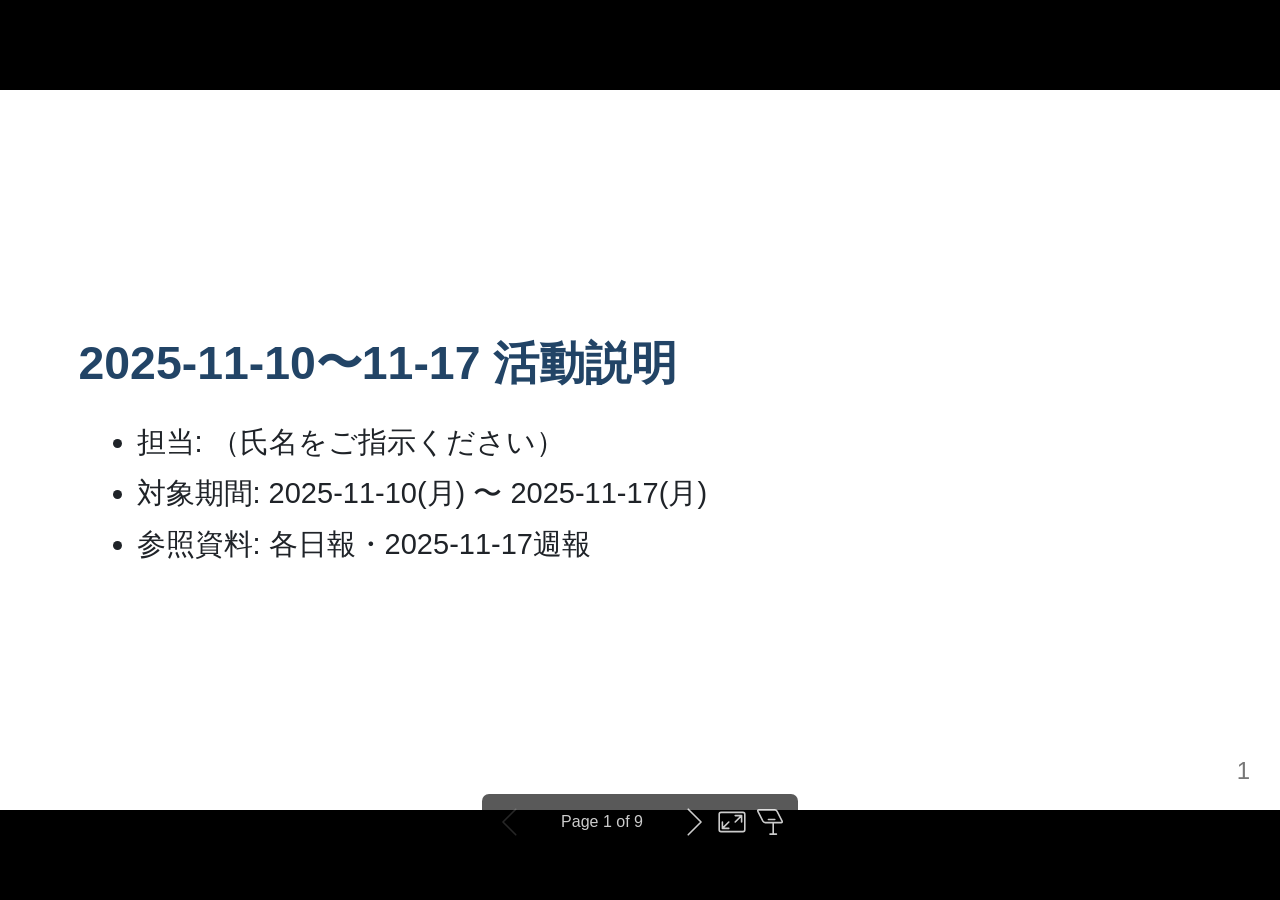
<file: docs/index.html>
<!DOCTYPE html><html lang="ja-JP"><head><title>2025-11-10〜11-17 活動説明資料</title><meta property="og:title" content="2025-11-10〜11-17 活動説明資料"><meta name="description" content="日報・週報をもとにした業務サマリ"><meta property="og:description" content="日報・週報をもとにした業務サマリ"><meta charset="UTF-8"><meta name="viewport" content="width=device-width,height=device-height,initial-scale=1.0"><meta name="apple-mobile-web-app-capable" content="yes"><meta http-equiv="X-UA-Compatible" content="ie=edge"><meta property="og:type" content="website"><meta name="twitter:card" content="summary"><style>@media screen{body[data-bespoke-view=""] .bespoke-marp-parent>.bespoke-marp-osc>button,body[data-bespoke-view=next] .bespoke-marp-parent>.bespoke-marp-osc>button,body[data-bespoke-view=presenter] .bespoke-marp-presenter-container .bespoke-marp-presenter-info-container button,body[data-bespoke-view=presenter] .bespoke-marp-presenter-container .bespoke-marp-presenter-note-container button{appearance:none;background-color:initial;border:0;color:inherit;cursor:pointer;font-size:inherit;opacity:.8;outline:none;padding:0;transition:opacity .2s linear;-webkit-tap-highlight-color:transparent}body[data-bespoke-view=""] .bespoke-marp-parent>.bespoke-marp-osc>button:disabled,body[data-bespoke-view=next] .bespoke-marp-parent>.bespoke-marp-osc>button:disabled,body[data-bespoke-view=presenter] .bespoke-marp-presenter-container .bespoke-marp-presenter-info-container button:disabled,body[data-bespoke-view=presenter] .bespoke-marp-presenter-container .bespoke-marp-presenter-note-container button:disabled{cursor:not-allowed;opacity:.15!important}body[data-bespoke-view=""] .bespoke-marp-parent>.bespoke-marp-osc>button:hover,body[data-bespoke-view=next] .bespoke-marp-parent>.bespoke-marp-osc>button:hover,body[data-bespoke-view=presenter] .bespoke-marp-presenter-container .bespoke-marp-presenter-info-container button:hover,body[data-bespoke-view=presenter] .bespoke-marp-presenter-container .bespoke-marp-presenter-note-container button:hover{opacity:1}body[data-bespoke-view=""] .bespoke-marp-parent>.bespoke-marp-osc>button:hover:active,body[data-bespoke-view=next] .bespoke-marp-parent>.bespoke-marp-osc>button:hover:active,body[data-bespoke-view=presenter] .bespoke-marp-presenter-container .bespoke-marp-presenter-info-container button:hover:active,body[data-bespoke-view=presenter] .bespoke-marp-presenter-container .bespoke-marp-presenter-note-container button:hover:active{opacity:.6}body[data-bespoke-view=""] .bespoke-marp-parent>.bespoke-marp-osc>button:hover:not(:disabled),body[data-bespoke-view=next] .bespoke-marp-parent>.bespoke-marp-osc>button:hover:not(:disabled),body[data-bespoke-view=presenter] .bespoke-marp-presenter-container .bespoke-marp-presenter-info-container button:hover:not(:disabled),body[data-bespoke-view=presenter] .bespoke-marp-presenter-container .bespoke-marp-presenter-note-container button:hover:not(:disabled){transition:none}body[data-bespoke-view=""] .bespoke-marp-parent>.bespoke-marp-osc>button[data-bespoke-marp-osc=prev],body[data-bespoke-view=next] .bespoke-marp-parent>.bespoke-marp-osc>button[data-bespoke-marp-osc=prev],body[data-bespoke-view=presenter] .bespoke-marp-presenter-container .bespoke-marp-presenter-info-container button.bespoke-marp-presenter-info-page-prev{background:#0000 url("[data-uri]") no-repeat 50%;background-size:contain;overflow:hidden;text-indent:100%;white-space:nowrap}body[data-bespoke-view=""] .bespoke-marp-parent>.bespoke-marp-osc>button[data-bespoke-marp-osc=next],body[data-bespoke-view=next] .bespoke-marp-parent>.bespoke-marp-osc>button[data-bespoke-marp-osc=next],body[data-bespoke-view=presenter] .bespoke-marp-presenter-container .bespoke-marp-presenter-info-container button.bespoke-marp-presenter-info-page-next{background:#0000 url("[data-uri]") no-repeat 50%;background-size:contain;overflow:hidden;text-indent:100%;white-space:nowrap}body[data-bespoke-view=""] .bespoke-marp-parent>.bespoke-marp-osc>button[data-bespoke-marp-osc=fullscreen],body[data-bespoke-view=next] .bespoke-marp-parent>.bespoke-marp-osc>button[data-bespoke-marp-osc=fullscreen]{background:#0000 url("[data-uri]") no-repeat 50%;background-size:contain;overflow:hidden;text-indent:100%;white-space:nowrap}body[data-bespoke-view=""] .bespoke-marp-parent>.bespoke-marp-osc>button.exit[data-bespoke-marp-osc=fullscreen],body[data-bespoke-view=next] .bespoke-marp-parent>.bespoke-marp-osc>button.exit[data-bespoke-marp-osc=fullscreen]{background-image:url("[data-uri]")}body[data-bespoke-view=""] .bespoke-marp-parent>.bespoke-marp-osc>button[data-bespoke-marp-osc=presenter],body[data-bespoke-view=next] .bespoke-marp-parent>.bespoke-marp-osc>button[data-bespoke-marp-osc=presenter]{background:#0000 url("[data-uri]") no-repeat 50%;background-size:contain;overflow:hidden;text-indent:100%;white-space:nowrap}body[data-bespoke-view=presenter] .bespoke-marp-presenter-container .bespoke-marp-presenter-note-container button.bespoke-marp-presenter-note-bigger{background:#0000 url("[data-uri]") no-repeat 50%;background-size:contain;overflow:hidden;text-indent:100%;white-space:nowrap}body[data-bespoke-view=presenter] .bespoke-marp-presenter-container .bespoke-marp-presenter-note-container button.bespoke-marp-presenter-note-smaller{background:#0000 url("[data-uri]") no-repeat 50%;background-size:contain;overflow:hidden;text-indent:100%;white-space:nowrap}}@keyframes __bespoke_marp_transition_reduced_outgoing__{0%{opacity:1}to{opacity:0}}@keyframes __bespoke_marp_transition_reduced_incoming__{0%{mix-blend-mode:plus-lighter;opacity:0}to{mix-blend-mode:plus-lighter;opacity:1}}.bespoke-marp-note,.bespoke-marp-osc,.bespoke-progress-parent{display:none;transition:none}@media screen{::view-transition-group(*){animation-duration:var(--marp-bespoke-transition-animation-duration,.5s);animation-timing-function:ease}::view-transition-new(*),::view-transition-old(*){animation-delay:0s;animation-direction:var(--marp-bespoke-transition-animation-direction,normal);animation-duration:var(--marp-bespoke-transition-animation-duration,.5s);animation-fill-mode:both;animation-name:var(--marp-bespoke-transition-animation-name,var(--marp-bespoke-transition-animation-name-fallback,__bespoke_marp_transition_no_animation__));mix-blend-mode:normal}::view-transition-old(*){--marp-bespoke-transition-animation-name-fallback:__bespoke_marp_transition_reduced_outgoing__;animation-timing-function:ease}::view-transition-new(*){--marp-bespoke-transition-animation-name-fallback:__bespoke_marp_transition_reduced_incoming__;animation-timing-function:ease}::view-transition-new(root),::view-transition-old(root){animation-timing-function:linear}::view-transition-new(__bespoke_marp_transition_osc__),::view-transition-old(__bespoke_marp_transition_osc__){animation-duration:0s!important;animation-name:__bespoke_marp_transition_osc__!important}::view-transition-new(__bespoke_marp_transition_osc__){opacity:0!important}.bespoke-marp-transition-warming-up::view-transition-group(*),.bespoke-marp-transition-warming-up::view-transition-new(*),.bespoke-marp-transition-warming-up::view-transition-old(*){animation-play-state:paused!important}body,html{height:100%;margin:0}body{background:#000;overflow:hidden}svg.bespoke-marp-slide{content-visibility:hidden;opacity:0;pointer-events:none;z-index:-1}svg.bespoke-marp-slide:not(.bespoke-marp-active) *{view-transition-name:none!important}svg.bespoke-marp-slide.bespoke-marp-active{content-visibility:visible;opacity:1;pointer-events:auto;z-index:0}svg.bespoke-marp-slide.bespoke-marp-active.bespoke-marp-active-ready *{animation-name:__bespoke_marp__!important}@supports not (content-visibility:hidden){svg.bespoke-marp-slide[data-bespoke-marp-load=hideable]{display:none}svg.bespoke-marp-slide[data-bespoke-marp-load=hideable].bespoke-marp-active{display:block}}}@media screen and (prefers-reduced-motion:reduce){svg.bespoke-marp-slide *{view-transition-name:none!important}}@media screen{[data-bespoke-marp-fragment=inactive]{visibility:hidden}body[data-bespoke-view=""] .bespoke-marp-parent,body[data-bespoke-view=next] .bespoke-marp-parent{inset:0;position:absolute}body[data-bespoke-view=""] .bespoke-marp-parent>.bespoke-marp-osc,body[data-bespoke-view=next] .bespoke-marp-parent>.bespoke-marp-osc{background:#000000a6;border-radius:7px;bottom:50px;color:#fff;contain:paint;display:block;font-family:Helvetica,Arial,sans-serif;font-size:16px;left:50%;line-height:0;opacity:1;padding:12px;position:absolute;touch-action:manipulation;transform:translateX(-50%);transition:opacity .2s linear;-webkit-user-select:none;user-select:none;white-space:nowrap;will-change:transform;z-index:1;view-transition-name:__bespoke_marp_transition_osc__}body[data-bespoke-view=""] .bespoke-marp-parent>.bespoke-marp-osc>*,body[data-bespoke-view=next] .bespoke-marp-parent>.bespoke-marp-osc>*{margin-left:6px}body[data-bespoke-view=""] .bespoke-marp-parent>.bespoke-marp-osc>:first-child,body[data-bespoke-view=next] .bespoke-marp-parent>.bespoke-marp-osc>:first-child{margin-left:0}body[data-bespoke-view=""] .bespoke-marp-parent>.bespoke-marp-osc>span,body[data-bespoke-view=next] .bespoke-marp-parent>.bespoke-marp-osc>span{opacity:.8}body[data-bespoke-view=""] .bespoke-marp-parent>.bespoke-marp-osc>span[data-bespoke-marp-osc=page],body[data-bespoke-view=next] .bespoke-marp-parent>.bespoke-marp-osc>span[data-bespoke-marp-osc=page]{display:inline-block;min-width:140px;text-align:center}body[data-bespoke-view=""] .bespoke-marp-parent>.bespoke-marp-osc>button[data-bespoke-marp-osc=fullscreen],body[data-bespoke-view=""] .bespoke-marp-parent>.bespoke-marp-osc>button[data-bespoke-marp-osc=next],body[data-bespoke-view=""] .bespoke-marp-parent>.bespoke-marp-osc>button[data-bespoke-marp-osc=presenter],body[data-bespoke-view=""] .bespoke-marp-parent>.bespoke-marp-osc>button[data-bespoke-marp-osc=prev],body[data-bespoke-view=next] .bespoke-marp-parent>.bespoke-marp-osc>button[data-bespoke-marp-osc=fullscreen],body[data-bespoke-view=next] .bespoke-marp-parent>.bespoke-marp-osc>button[data-bespoke-marp-osc=next],body[data-bespoke-view=next] .bespoke-marp-parent>.bespoke-marp-osc>button[data-bespoke-marp-osc=presenter],body[data-bespoke-view=next] .bespoke-marp-parent>.bespoke-marp-osc>button[data-bespoke-marp-osc=prev]{height:32px;line-height:32px;width:32px}body[data-bespoke-view=""] .bespoke-marp-parent.bespoke-marp-inactive,body[data-bespoke-view=next] .bespoke-marp-parent.bespoke-marp-inactive{cursor:none}body[data-bespoke-view=""] .bespoke-marp-parent.bespoke-marp-inactive>.bespoke-marp-osc,body[data-bespoke-view=next] .bespoke-marp-parent.bespoke-marp-inactive>.bespoke-marp-osc{opacity:0;pointer-events:none}body[data-bespoke-view=""] svg.bespoke-marp-slide,body[data-bespoke-view=next] svg.bespoke-marp-slide{height:100%;left:0;position:absolute;top:0;width:100%}body[data-bespoke-view=""] .bespoke-progress-parent{background:#222;display:flex;height:5px;width:100%}body[data-bespoke-view=""] .bespoke-progress-parent+.bespoke-marp-parent{top:5px}body[data-bespoke-view=""] .bespoke-progress-parent .bespoke-progress-bar{background:#0288d1;flex:0 0 0;transition:flex-basis .2s cubic-bezier(0,1,1,1)}body[data-bespoke-view=next]{background:#0000}body[data-bespoke-view=presenter]{background:#161616}body[data-bespoke-view=presenter] .bespoke-marp-presenter-container{display:grid;font-family:Helvetica,Arial,sans-serif;grid-template:"current dragbar next" minmax(140px,1fr) "current dragbar note" 2fr "info    dragbar note" 3em;grid-template-columns:minmax(3px,var(--bespoke-marp-presenter-split-ratio,66%)) 0 minmax(3px,1fr);height:100%;left:0;position:absolute;top:0;width:100%}body[data-bespoke-view=presenter] .bespoke-marp-presenter-container .bespoke-marp-parent{grid-area:current;overflow:hidden;position:relative}body[data-bespoke-view=presenter] .bespoke-marp-presenter-container .bespoke-marp-parent svg.bespoke-marp-slide{height:calc(100% - 40px);left:20px;pointer-events:none;position:absolute;top:20px;-webkit-user-select:none;user-select:none;width:calc(100% - 40px)}body[data-bespoke-view=presenter] .bespoke-marp-presenter-container .bespoke-marp-parent svg.bespoke-marp-slide.bespoke-marp-active{filter:drop-shadow(0 3px 10px rgba(0,0,0,.5))}body[data-bespoke-view=presenter] .bespoke-marp-presenter-container .bespoke-marp-presenter-dragbar-container{background:#0288d1;cursor:col-resize;grid-area:dragbar;margin-left:-3px;opacity:0;position:relative;transition:opacity .4s linear .1s;width:6px;z-index:10}body[data-bespoke-view=presenter] .bespoke-marp-presenter-container .bespoke-marp-presenter-dragbar-container:hover{opacity:1}body[data-bespoke-view=presenter] .bespoke-marp-presenter-container .bespoke-marp-presenter-dragbar-container.active{opacity:1;transition-delay:0s}body[data-bespoke-view=presenter] .bespoke-marp-presenter-container .bespoke-marp-presenter-next-container{background:#222;cursor:pointer;display:none;grid-area:next;overflow:hidden;position:relative}body[data-bespoke-view=presenter] .bespoke-marp-presenter-container .bespoke-marp-presenter-next-container.active{display:block}body[data-bespoke-view=presenter] .bespoke-marp-presenter-container .bespoke-marp-presenter-next-container iframe.bespoke-marp-presenter-next{background:#0000;border:0;display:block;filter:drop-shadow(0 3px 10px rgba(0,0,0,.5));height:calc(100% - 40px);left:20px;pointer-events:none;position:absolute;top:20px;-webkit-user-select:none;user-select:none;width:calc(100% - 40px)}body[data-bespoke-view=presenter] .bespoke-marp-presenter-container .bespoke-marp-presenter-note-container{background:#222;color:#eee;grid-area:note;position:relative;z-index:1}body[data-bespoke-view=presenter] .bespoke-marp-presenter-container .bespoke-marp-presenter-note-container button{height:1.5em;line-height:1.5em;width:1.5em}body[data-bespoke-view=presenter] .bespoke-marp-presenter-container .bespoke-marp-presenter-note-container .bespoke-marp-presenter-note-wrapper{display:block;inset:0;position:absolute}body[data-bespoke-view=presenter] .bespoke-marp-presenter-container .bespoke-marp-presenter-note-container .bespoke-marp-presenter-note-buttons{background:#000000a6;border-radius:4px;bottom:0;display:flex;gap:4px;margin:12px;opacity:0;padding:6px;pointer-events:none;position:absolute;right:0;transition:opacity .2s linear}body[data-bespoke-view=presenter] .bespoke-marp-presenter-container .bespoke-marp-presenter-note-container .bespoke-marp-presenter-note-buttons:focus-within,body[data-bespoke-view=presenter] .bespoke-marp-presenter-container .bespoke-marp-presenter-note-container .bespoke-marp-presenter-note-wrapper:focus-within+.bespoke-marp-presenter-note-buttons,body[data-bespoke-view=presenter] .bespoke-marp-presenter-container .bespoke-marp-presenter-note-container:hover .bespoke-marp-presenter-note-buttons{opacity:1;pointer-events:auto}body[data-bespoke-view=presenter] .bespoke-marp-presenter-container .bespoke-marp-presenter-note-container .bespoke-marp-note{box-sizing:border-box;font-size:calc(1.1em*var(--bespoke-marp-note-font-scale, 1));height:calc(100% - 40px);margin:20px;overflow:auto;padding-right:3px;white-space:pre-wrap;width:calc(100% - 40px);word-wrap:break-word;scrollbar-color:#eeeeee80 #0000;scrollbar-width:thin}body[data-bespoke-view=presenter] .bespoke-marp-presenter-container .bespoke-marp-presenter-note-container .bespoke-marp-note::-webkit-scrollbar{width:6px}body[data-bespoke-view=presenter] .bespoke-marp-presenter-container .bespoke-marp-presenter-note-container .bespoke-marp-note::-webkit-scrollbar-track{background:#0000}body[data-bespoke-view=presenter] .bespoke-marp-presenter-container .bespoke-marp-presenter-note-container .bespoke-marp-note::-webkit-scrollbar-thumb{background:#eeeeee80;border-radius:6px}body[data-bespoke-view=presenter] .bespoke-marp-presenter-container .bespoke-marp-presenter-note-container .bespoke-marp-note:empty{pointer-events:none}body[data-bespoke-view=presenter] .bespoke-marp-presenter-container .bespoke-marp-presenter-note-container .bespoke-marp-note.active{display:block}body[data-bespoke-view=presenter] .bespoke-marp-presenter-container .bespoke-marp-presenter-note-container .bespoke-marp-note p:first-child{margin-top:0}body[data-bespoke-view=presenter] .bespoke-marp-presenter-container .bespoke-marp-presenter-note-container .bespoke-marp-note p:last-child{margin-bottom:0}body[data-bespoke-view=presenter] .bespoke-marp-presenter-container .bespoke-marp-presenter-info-container{align-items:center;box-sizing:border-box;color:#eee;display:flex;flex-wrap:nowrap;grid-area:info;justify-content:center;overflow:hidden;padding:0 10px}body[data-bespoke-view=presenter] .bespoke-marp-presenter-container .bespoke-marp-presenter-info-container .bespoke-marp-presenter-info-page,body[data-bespoke-view=presenter] .bespoke-marp-presenter-container .bespoke-marp-presenter-info-container .bespoke-marp-presenter-info-time,body[data-bespoke-view=presenter] .bespoke-marp-presenter-container .bespoke-marp-presenter-info-container .bespoke-marp-presenter-info-timer{box-sizing:border-box;display:block;padding:0 10px;white-space:nowrap;width:100%}body[data-bespoke-view=presenter] .bespoke-marp-presenter-container .bespoke-marp-presenter-info-container button{height:1.5em;line-height:1.5em;width:1.5em}body[data-bespoke-view=presenter] .bespoke-marp-presenter-container .bespoke-marp-presenter-info-container .bespoke-marp-presenter-info-page{order:2;text-align:center}body[data-bespoke-view=presenter] .bespoke-marp-presenter-container .bespoke-marp-presenter-info-container .bespoke-marp-presenter-info-page .bespoke-marp-presenter-info-page-text{display:inline-block;min-width:120px;text-align:center}body[data-bespoke-view=presenter] .bespoke-marp-presenter-container .bespoke-marp-presenter-info-container .bespoke-marp-presenter-info-time{color:#999;order:1;text-align:left}body[data-bespoke-view=presenter] .bespoke-marp-presenter-container .bespoke-marp-presenter-info-container .bespoke-marp-presenter-info-timer{color:#999;order:3;text-align:right}body[data-bespoke-view=presenter] .bespoke-marp-presenter-container .bespoke-marp-presenter-info-container .bespoke-marp-presenter-info-timer:hover{cursor:pointer}}@media print{.bespoke-marp-presenter-info-container,.bespoke-marp-presenter-next-container,.bespoke-marp-presenter-note-container{display:none}}</style><style>div#\:\$p > svg > foreignObject > section{width:1280px;height:720px;box-sizing:border-box;overflow:hidden;position:relative;scroll-snap-align:center center;-webkit-text-size-adjust:100%;text-size-adjust:100%}div#\:\$p > svg > foreignObject > section::after{bottom:0;content:attr(data-marpit-pagination);padding:inherit;pointer-events:none;position:absolute;right:0}div#\:\$p > svg > foreignObject > section:not([data-marpit-pagination])::after{display:none}div#\:\$p > svg > foreignObject > section :is(h1, marp-h1){font-size:2em;margin-block:0.67em}div#\:\$p > svg > foreignObject > section video::-webkit-media-controls{will-change:transform}@page {size:1280px 720px;margin:0}@media print{html, body{background-color:#fff;margin:0;page-break-inside:avoid;break-inside:avoid-page}div#\:\$p > svg > foreignObject > section{page-break-before:always;break-before:page}div#\:\$p > svg > foreignObject > section, div#\:\$p > svg > foreignObject > section *{-webkit-print-color-adjust:exact!important;animation-delay:0s!important;animation-duration:0s!important;color-adjust:exact!important;print-color-adjust:exact!important;transition:none!important}div#\:\$p > svg[data-marpit-svg]{display:block;height:100vh;width:100vw}}div#\:\$p > svg > foreignObject > :where(section){container-type:size}div#\:\$p > svg > foreignObject > section img[data-marp-twemoji]{background:transparent;height:1em;margin:0 .05em 0 .1em;vertical-align:-.1em;width:1em}div#\:\$p > svg > foreignObject > section{--focus-outlineColor:light-dark(#0969da, #1f6feb);--fgColor-default:light-dark(#1f2328, #f0f6fc);--fgColor-muted:light-dark(#59636e, #9198a1);--fgColor-accent:light-dark(#0969da, #4493f8);--fgColor-success:light-dark(#1a7f37, #3fb950);--fgColor-attention:light-dark(#9a6700, #d29922);--fgColor-danger:light-dark(#d1242f, #f85149);--fgColor-done:light-dark(#8250df, #ab7df8);--bgColor-default:light-dark(#fff, #0d1117);--bgColor-muted:light-dark(#f6f8fa, #151b23);--bgColor-neutral-muted:light-dark(#818b981f, #656c7633);--bgColor-attention-muted:light-dark(#fff8c5, #bb800926);--borderColor-default:light-dark(#d1d9e0, #3d444d);--borderColor-muted:light-dark(#d1d9e0b3, #3d444db3);--borderColor-neutral-muted:light-dark(#d1d9e0b3, #3d444db3);--borderColor-accent-emphasis:light-dark(#0969da, #1f6feb);--borderColor-success-emphasis:light-dark(#1a7f37, #238636);--borderColor-attention-emphasis:light-dark(#9a6700, #9e6a03);--borderColor-danger-emphasis:light-dark(#cf222e, #da3633);--borderColor-done-emphasis:light-dark(#8250df, #8957e5);--color-prettylights-syntax-comment:light-dark(#59636e, #9198a1);--color-prettylights-syntax-constant:light-dark(#0550ae, #79c0ff);--color-prettylights-syntax-constant-other-reference-link:light-dark(#0a3069, #a5d6ff);--color-prettylights-syntax-entity:light-dark(#6639ba, #d2a8ff);--color-prettylights-syntax-storage-modifier-import:light-dark(#1f2328, #f0f6fc);--color-prettylights-syntax-entity-tag:light-dark(#0550ae, #7ee787);--color-prettylights-syntax-keyword:light-dark(#cf222e, #ff7b72);--color-prettylights-syntax-string:light-dark(#0a3069, #a5d6ff);--color-prettylights-syntax-variable:light-dark(#953800, #ffa657);--color-prettylights-syntax-brackethighlighter-unmatched:light-dark(#82071e, #f85149);--color-prettylights-syntax-brackethighlighter-angle:light-dark(#59636e, #9198a1);--color-prettylights-syntax-invalid-illegal-text:light-dark(#f6f8fa, #f0f6fc);--color-prettylights-syntax-invalid-illegal-bg:light-dark(#82071e, #8e1519);--color-prettylights-syntax-carriage-return-text:light-dark(#f6f8fa, #f0f6fc);--color-prettylights-syntax-carriage-return-bg:light-dark(#cf222e, #b62324);--color-prettylights-syntax-string-regexp:light-dark(#116329, #7ee787);--color-prettylights-syntax-markup-list:light-dark(#3b2300, #f2cc60);--color-prettylights-syntax-markup-heading:light-dark(#0550ae, #1f6feb);--color-prettylights-syntax-markup-italic:light-dark(#1f2328, #f0f6fc);--color-prettylights-syntax-markup-bold:light-dark(#1f2328, #f0f6fc);--color-prettylights-syntax-markup-deleted-text:light-dark(#82071e, #ffdcd7);--color-prettylights-syntax-markup-deleted-bg:light-dark(#ffebe9, #67060c);--color-prettylights-syntax-markup-inserted-text:light-dark(#116329, #aff5b4);--color-prettylights-syntax-markup-inserted-bg:light-dark(#dafbe1, #033a16);--color-prettylights-syntax-markup-changed-text:light-dark(#953800, #ffdfb6);--color-prettylights-syntax-markup-changed-bg:light-dark(#ffd8b5, #5a1e02);--color-prettylights-syntax-markup-ignored-text:light-dark(#d1d9e0, #f0f6fc);--color-prettylights-syntax-markup-ignored-bg:light-dark(#0550ae, #1158c7);--color-prettylights-syntax-meta-diff-range:light-dark(#8250df, #d2a8ff);--color-prettylights-syntax-sublimelinter-gutter-mark:light-dark(#818b98, #3d444d);--base-size-4:calc(var(--marpit-root-font-size, 1rem) * 0.25);--base-size-8:calc(var(--marpit-root-font-size, 1rem) * 0.5);--base-size-16:calc(var(--marpit-root-font-size, 1rem) * 1);--base-size-24:calc(var(--marpit-root-font-size, 1rem) * 1.5);--base-size-40:calc(var(--marpit-root-font-size, 1rem) * 2.5);--base-text-weight-normal:400;--base-text-weight-medium:500;--base-text-weight-semibold:600;--fontStack-monospace:ui-monospace, SFMono-Regular, SF Mono, Menlo, Consolas, Liberation Mono, monospace;--fgColor-accent:Highlight;}/*!
 * Marp default theme.
 *
 * @theme default
 * @author Yuki Hattori
 *
 * @auto-scaling true
 * @size 16:9 1280px 720px
 * @size 4:3 960px 720px
 */div#\:\$p > svg > foreignObject > section [data-theme=light],div#\:\$p > svg > foreignObject > section{color-scheme:light}div#\:\$p > svg > foreignObject > section [data-theme=dark],div#\:\$p > svg > foreignObject > section:where(.invert){color-scheme:dark}div#\:\$p > svg > foreignObject > section{-ms-text-size-adjust:100%;-webkit-text-size-adjust:100%;background-color:var(--bgColor-default);color:var(--fgColor-default);font-family:-apple-system,BlinkMacSystemFont,Segoe UI,Noto Sans,Helvetica,Arial,sans-serif,Apple Color Emoji,Segoe UI Emoji;font-size:16px;line-height:1.5;margin:0;word-wrap:break-word}div#\:\$p > svg > foreignObject > section{--marpit-root-font-size:16px}div#\:\$p > svg > foreignObject > section :is(h1, marp-h1):hover .anchor .octicon-link:before,div#\:\$p > svg > foreignObject > section :is(h2, marp-h2):hover .anchor .octicon-link:before,div#\:\$p > svg > foreignObject > section :is(h3, marp-h3):hover .anchor .octicon-link:before,div#\:\$p > svg > foreignObject > section :is(h4, marp-h4):hover .anchor .octicon-link:before,div#\:\$p > svg > foreignObject > section :is(h5, marp-h5):hover .anchor .octicon-link:before,div#\:\$p > svg > foreignObject > section :is(h6, marp-h6):hover .anchor .octicon-link:before{background-color:currentColor;content:" ";display:inline-block;height:16px;-webkit-mask-image:url('data:image/svg+xml;charset=utf-8,<svg xmlns="http://www.w3.org/2000/svg" aria-hidden="true" viewBox="0 0 16 16"><path fill-rule="evenodd" d="M7.775 3.275a.75.75 0 0 0 1.06 1.06l1.25-1.25a2 2 0 1 1 2.83 2.83l-2.5 2.5a2 2 0 0 1-2.83 0 .75.75 0 0 0-1.06 1.06 3.5 3.5 0 0 0 4.95 0l2.5-2.5a3.5 3.5 0 0 0-4.95-4.95zm-4.69 9.64a2 2 0 0 1 0-2.83l2.5-2.5a2 2 0 0 1 2.83 0 .75.75 0 0 0 1.06-1.06 3.5 3.5 0 0 0-4.95 0l-2.5 2.5a3.5 3.5 0 0 0 4.95 4.95l1.25-1.25a.75.75 0 0 0-1.06-1.06l-1.25 1.25a2 2 0 0 1-2.83 0"/></svg>');mask-image:url('data:image/svg+xml;charset=utf-8,<svg xmlns="http://www.w3.org/2000/svg" aria-hidden="true" viewBox="0 0 16 16"><path fill-rule="evenodd" d="M7.775 3.275a.75.75 0 0 0 1.06 1.06l1.25-1.25a2 2 0 1 1 2.83 2.83l-2.5 2.5a2 2 0 0 1-2.83 0 .75.75 0 0 0-1.06 1.06 3.5 3.5 0 0 0 4.95 0l2.5-2.5a3.5 3.5 0 0 0-4.95-4.95zm-4.69 9.64a2 2 0 0 1 0-2.83l2.5-2.5a2 2 0 0 1 2.83 0 .75.75 0 0 0 1.06-1.06 3.5 3.5 0 0 0-4.95 0l-2.5 2.5a3.5 3.5 0 0 0 4.95 4.95l1.25-1.25a.75.75 0 0 0-1.06-1.06l-1.25 1.25a2 2 0 0 1-2.83 0"/></svg>');width:16px}div#\:\$p > svg > foreignObject > section details,div#\:\$p > svg > foreignObject > section figcaption,div#\:\$p > svg > foreignObject > section figure{display:block}div#\:\$p > svg > foreignObject > section summary{display:list-item}div#\:\$p > svg > foreignObject > section [hidden]{display:none!important}div#\:\$p > svg > foreignObject > section a{background-color:transparent;color:var(--fgColor-accent);text-decoration:none}div#\:\$p > svg > foreignObject > section abbr[title]{border-bottom:none;-webkit-text-decoration:underline dotted;text-decoration:underline dotted}div#\:\$p > svg > foreignObject > section b,div#\:\$p > svg > foreignObject > section strong{font-weight:var(--base-text-weight-semibold, 600)}div#\:\$p > svg > foreignObject > section dfn{font-style:italic}div#\:\$p > svg > foreignObject > section :is(h1, marp-h1){border-bottom:1px solid var(--borderColor-muted);font-size:2em;font-weight:var(--base-text-weight-semibold, 600);margin:.67em 0;padding-bottom:.3em}div#\:\$p > svg > foreignObject > section mark{background-color:var(--bgColor-attention-muted);color:var(--fgColor-default)}div#\:\$p > svg > foreignObject > section small{font-size:90%}div#\:\$p > svg > foreignObject > section sub,div#\:\$p > svg > foreignObject > section sup{font-size:75%;line-height:0;position:relative;vertical-align:baseline}div#\:\$p > svg > foreignObject > section sub{bottom:-.25em}div#\:\$p > svg > foreignObject > section sup{top:-.5em}div#\:\$p > svg > foreignObject > section img{border-style:none;box-sizing:content-box;max-width:100%}div#\:\$p > svg > foreignObject > section code,div#\:\$p > svg > foreignObject > section kbd,div#\:\$p > svg > foreignObject > section :is(pre, marp-pre),div#\:\$p > svg > foreignObject > section samp{font-family:monospace;font-size:1em}div#\:\$p > svg > foreignObject > section figure{margin:1em var(--base-size-40)}div#\:\$p > svg > foreignObject > section hr{background:transparent;background-color:var(--borderColor-default);border:0;box-sizing:content-box;height:.25em;margin:var(--base-size-24) 0;overflow:hidden;padding:0}div#\:\$p > svg > foreignObject > section input{font:inherit;font-family:inherit;font-size:inherit;line-height:inherit;margin:0;overflow:visible}div#\:\$p > svg > foreignObject > section [type=button],div#\:\$p > svg > foreignObject > section [type=reset],div#\:\$p > svg > foreignObject > section [type=submit]{-webkit-appearance:button;-moz-appearance:button;appearance:button}div#\:\$p > svg > foreignObject > section [type=checkbox],div#\:\$p > svg > foreignObject > section [type=radio]{box-sizing:border-box;padding:0}div#\:\$p > svg > foreignObject > section [type=number]::-webkit-inner-spin-button,div#\:\$p > svg > foreignObject > section [type=number]::-webkit-outer-spin-button{height:auto}div#\:\$p > svg > foreignObject > section [type=search]::-webkit-search-cancel-button,div#\:\$p > svg > foreignObject > section [type=search]::-webkit-search-decoration{-webkit-appearance:none;appearance:none}div#\:\$p > svg > foreignObject > section ::-webkit-input-placeholder{color:inherit;opacity:.54}div#\:\$p > svg > foreignObject > section ::-webkit-file-upload-button{-webkit-appearance:button;appearance:button;font:inherit}div#\:\$p > svg > foreignObject > section a:hover{text-decoration:underline}div#\:\$p > svg > foreignObject > section ::-moz-placeholder{color:var(--fgColor-muted);opacity:1}div#\:\$p > svg > foreignObject > section ::placeholder{color:var(--fgColor-muted);opacity:1}div#\:\$p > svg > foreignObject > section hr:after,div#\:\$p > svg > foreignObject > section hr:before{content:"";display:table}div#\:\$p > svg > foreignObject > section hr:after{clear:both}div#\:\$p > svg > foreignObject > section table{border-collapse:collapse;border-spacing:0;display:block;font-variant:tabular-nums;max-width:100%;overflow:auto;width:-moz-max-content;width:max-content}div#\:\$p > svg > foreignObject > section td,div#\:\$p > svg > foreignObject > section th{padding:0}div#\:\$p > svg > foreignObject > section details summary{cursor:pointer}div#\:\$p > svg > foreignObject > section [role=button]:focus,div#\:\$p > svg > foreignObject > section a:focus,div#\:\$p > svg > foreignObject > section input[type=checkbox]:focus,div#\:\$p > svg > foreignObject > section input[type=radio]:focus{box-shadow:none;outline:2px solid var(--focus-outlineColor);outline-offset:-2px}div#\:\$p > svg > foreignObject > section [role=button]:focus:not(:focus-visible),div#\:\$p > svg > foreignObject > section a:focus:not(:focus-visible),div#\:\$p > svg > foreignObject > section input[type=checkbox]:focus:not(:focus-visible),div#\:\$p > svg > foreignObject > section input[type=radio]:focus:not(:focus-visible){outline:1px solid transparent}div#\:\$p > svg > foreignObject > section [role=button]:focus-visible,div#\:\$p > svg > foreignObject > section a:focus-visible,div#\:\$p > svg > foreignObject > section input[type=checkbox]:focus-visible,div#\:\$p > svg > foreignObject > section input[type=radio]:focus-visible{box-shadow:none;outline:2px solid var(--focus-outlineColor);outline-offset:-2px}div#\:\$p > svg > foreignObject > section a:not([class]):focus,div#\:\$p > svg > foreignObject > section a:not([class]):focus-visible,div#\:\$p > svg > foreignObject > section input[type=checkbox]:focus,div#\:\$p > svg > foreignObject > section input[type=checkbox]:focus-visible,div#\:\$p > svg > foreignObject > section input[type=radio]:focus,div#\:\$p > svg > foreignObject > section input[type=radio]:focus-visible{outline-offset:0}div#\:\$p > svg > foreignObject > section kbd{background-color:var(--bgColor-muted);border-bottom-color:var(--borderColor-neutral-muted);border:1px solid var(--borderColor-neutral-muted);border-radius:6px;box-shadow:inset 0 -1px 0 var(--borderColor-neutral-muted);color:var(--fgColor-default);display:inline-block;font:11px var(--fontStack-monospace, ui-monospace, SFMono-Regular, SF Mono, Menlo, Consolas, Liberation Mono, monospace);line-height:10px;padding:var(--base-size-4);vertical-align:middle}div#\:\$p > svg > foreignObject > section :is(h1, marp-h1),div#\:\$p > svg > foreignObject > section :is(h2, marp-h2),div#\:\$p > svg > foreignObject > section :is(h3, marp-h3),div#\:\$p > svg > foreignObject > section :is(h4, marp-h4),div#\:\$p > svg > foreignObject > section :is(h5, marp-h5),div#\:\$p > svg > foreignObject > section :is(h6, marp-h6){font-weight:var(--base-text-weight-semibold, 600);line-height:1.25;margin-bottom:var(--base-size-16);margin-top:var(--base-size-24)}div#\:\$p > svg > foreignObject > section :is(h2, marp-h2){border-bottom:1px solid var(--borderColor-muted);font-size:1.5em;padding-bottom:.3em}div#\:\$p > svg > foreignObject > section :is(h2, marp-h2),div#\:\$p > svg > foreignObject > section :is(h3, marp-h3){font-weight:var(--base-text-weight-semibold, 600)}div#\:\$p > svg > foreignObject > section :is(h3, marp-h3){font-size:1.25em}div#\:\$p > svg > foreignObject > section :is(h4, marp-h4){font-size:1em}div#\:\$p > svg > foreignObject > section :is(h4, marp-h4),div#\:\$p > svg > foreignObject > section :is(h5, marp-h5){font-weight:var(--base-text-weight-semibold, 600)}div#\:\$p > svg > foreignObject > section :is(h5, marp-h5){font-size:.875em}div#\:\$p > svg > foreignObject > section :is(h6, marp-h6){color:var(--fgColor-muted);font-size:.85em;font-weight:var(--base-text-weight-semibold, 600)}div#\:\$p > svg > foreignObject > section p{margin-bottom:10px;margin-top:0}div#\:\$p > svg > foreignObject > section blockquote{border-left:.25em solid var(--borderColor-default);color:var(--fgColor-muted);margin:0;padding:0 1em}div#\:\$p > svg > foreignObject > section ol,div#\:\$p > svg > foreignObject > section ul{margin-bottom:0;margin-top:0;padding-left:2em}div#\:\$p > svg > foreignObject > section ol ol,div#\:\$p > svg > foreignObject > section ul ol{list-style-type:lower-roman}div#\:\$p > svg > foreignObject > section ol ol ol,div#\:\$p > svg > foreignObject > section ol ul ol,div#\:\$p > svg > foreignObject > section ul ol ol,div#\:\$p > svg > foreignObject > section ul ul ol{list-style-type:lower-alpha}div#\:\$p > svg > foreignObject > section dd{margin-left:0}div#\:\$p > svg > foreignObject > section code,div#\:\$p > svg > foreignObject > section :is(pre, marp-pre),div#\:\$p > svg > foreignObject > section samp,div#\:\$p > svg > foreignObject > section tt{font-family:var(--fontStack-monospace, ui-monospace, SFMono-Regular, SF Mono, Menlo, Consolas, Liberation Mono, monospace);font-size:12px}div#\:\$p > svg > foreignObject > section :is(pre, marp-pre){margin-bottom:0;margin-top:0;word-wrap:normal}div#\:\$p > svg > foreignObject > section .octicon{display:inline-block;fill:currentColor;overflow:visible!important;vertical-align:text-bottom}div#\:\$p > svg > foreignObject > section input::-webkit-inner-spin-button,div#\:\$p > svg > foreignObject > section input::-webkit-outer-spin-button{-webkit-appearance:none;appearance:none;margin:0}div#\:\$p > svg > foreignObject > section .mr-2{margin-right:var(--base-size-8, 8px)!important}div#\:\$p > svg > foreignObject > section:after,div#\:\$p > svg > foreignObject > section:before{display:table}div#\:\$p > svg > foreignObject > section:after{clear:both}div#\:\$p > svg > foreignObject > section>:first-child{margin-top:0!important}div#\:\$p > svg > foreignObject > section>:last-child{margin-bottom:0!important}div#\:\$p > svg > foreignObject > section a:not([href]){color:inherit;text-decoration:none}div#\:\$p > svg > foreignObject > section .absent{color:var(--fgColor-danger)}div#\:\$p > svg > foreignObject > section .anchor{float:left;line-height:1;margin-left:-20px;padding-right:var(--base-size-4)}div#\:\$p > svg > foreignObject > section .anchor:focus{outline:none}div#\:\$p > svg > foreignObject > section blockquote,div#\:\$p > svg > foreignObject > section details,div#\:\$p > svg > foreignObject > section dl,div#\:\$p > svg > foreignObject > section ol,div#\:\$p > svg > foreignObject > section p,div#\:\$p > svg > foreignObject > section :is(pre, marp-pre),div#\:\$p > svg > foreignObject > section table,div#\:\$p > svg > foreignObject > section ul{margin-bottom:var(--base-size-16);margin-top:0}div#\:\$p > svg > foreignObject > section blockquote>:first-child{margin-top:0}div#\:\$p > svg > foreignObject > section blockquote>:last-child{margin-bottom:0}div#\:\$p > svg > foreignObject > section :is(h1, marp-h1) .octicon-link,div#\:\$p > svg > foreignObject > section :is(h2, marp-h2) .octicon-link,div#\:\$p > svg > foreignObject > section :is(h3, marp-h3) .octicon-link,div#\:\$p > svg > foreignObject > section :is(h4, marp-h4) .octicon-link,div#\:\$p > svg > foreignObject > section :is(h5, marp-h5) .octicon-link,div#\:\$p > svg > foreignObject > section :is(h6, marp-h6) .octicon-link{color:var(--fgColor-default);vertical-align:middle;visibility:hidden}div#\:\$p > svg > foreignObject > section :is(h1, marp-h1):hover .anchor,div#\:\$p > svg > foreignObject > section :is(h2, marp-h2):hover .anchor,div#\:\$p > svg > foreignObject > section :is(h3, marp-h3):hover .anchor,div#\:\$p > svg > foreignObject > section :is(h4, marp-h4):hover .anchor,div#\:\$p > svg > foreignObject > section :is(h5, marp-h5):hover .anchor,div#\:\$p > svg > foreignObject > section :is(h6, marp-h6):hover .anchor{text-decoration:none}div#\:\$p > svg > foreignObject > section :is(h1, marp-h1):hover .anchor .octicon-link,div#\:\$p > svg > foreignObject > section :is(h2, marp-h2):hover .anchor .octicon-link,div#\:\$p > svg > foreignObject > section :is(h3, marp-h3):hover .anchor .octicon-link,div#\:\$p > svg > foreignObject > section :is(h4, marp-h4):hover .anchor .octicon-link,div#\:\$p > svg > foreignObject > section :is(h5, marp-h5):hover .anchor .octicon-link,div#\:\$p > svg > foreignObject > section :is(h6, marp-h6):hover .anchor .octicon-link{visibility:visible}div#\:\$p > svg > foreignObject > section :is(h1, marp-h1) code,div#\:\$p > svg > foreignObject > section :is(h1, marp-h1) tt,div#\:\$p > svg > foreignObject > section :is(h2, marp-h2) code,div#\:\$p > svg > foreignObject > section :is(h2, marp-h2) tt,div#\:\$p > svg > foreignObject > section :is(h3, marp-h3) code,div#\:\$p > svg > foreignObject > section :is(h3, marp-h3) tt,div#\:\$p > svg > foreignObject > section :is(h4, marp-h4) code,div#\:\$p > svg > foreignObject > section :is(h4, marp-h4) tt,div#\:\$p > svg > foreignObject > section :is(h5, marp-h5) code,div#\:\$p > svg > foreignObject > section :is(h5, marp-h5) tt,div#\:\$p > svg > foreignObject > section :is(h6, marp-h6) code,div#\:\$p > svg > foreignObject > section :is(h6, marp-h6) tt{font-size:inherit;padding:0 .2em}div#\:\$p > svg > foreignObject > section summary :is(h1, marp-h1),div#\:\$p > svg > foreignObject > section summary :is(h2, marp-h2),div#\:\$p > svg > foreignObject > section summary :is(h3, marp-h3),div#\:\$p > svg > foreignObject > section summary :is(h4, marp-h4),div#\:\$p > svg > foreignObject > section summary :is(h5, marp-h5),div#\:\$p > svg > foreignObject > section summary :is(h6, marp-h6){display:inline-block}div#\:\$p > svg > foreignObject > section summary :is(h1, marp-h1) .anchor,div#\:\$p > svg > foreignObject > section summary :is(h2, marp-h2) .anchor,div#\:\$p > svg > foreignObject > section summary :is(h3, marp-h3) .anchor,div#\:\$p > svg > foreignObject > section summary :is(h4, marp-h4) .anchor,div#\:\$p > svg > foreignObject > section summary :is(h5, marp-h5) .anchor,div#\:\$p > svg > foreignObject > section summary :is(h6, marp-h6) .anchor{margin-left:-40px}div#\:\$p > svg > foreignObject > section summary :is(h1, marp-h1),div#\:\$p > svg > foreignObject > section summary :is(h2, marp-h2){border-bottom:0;padding-bottom:0}div#\:\$p > svg > foreignObject > section ol.no-list,div#\:\$p > svg > foreignObject > section ul.no-list{list-style-type:none;padding:0}div#\:\$p > svg > foreignObject > section ol[type="a s"]{list-style-type:lower-alpha}div#\:\$p > svg > foreignObject > section ol[type="A s"]{list-style-type:upper-alpha}div#\:\$p > svg > foreignObject > section ol[type="i s"]{list-style-type:lower-roman}div#\:\$p > svg > foreignObject > section ol[type="I s"]{list-style-type:upper-roman}div#\:\$p > svg > foreignObject > section div>ol:not([type]),div#\:\$p > svg > foreignObject > section ol[type="1"]{list-style-type:decimal}div#\:\$p > svg > foreignObject > section ol ol,div#\:\$p > svg > foreignObject > section ol ul,div#\:\$p > svg > foreignObject > section ul ol,div#\:\$p > svg > foreignObject > section ul ul{margin-bottom:0;margin-top:0}div#\:\$p > svg > foreignObject > section li>p{margin-top:var(--base-size-16)}div#\:\$p > svg > foreignObject > section li+li{margin-top:.25em}div#\:\$p > svg > foreignObject > section dl{padding:0}div#\:\$p > svg > foreignObject > section dl dt{font-size:1em;font-style:italic;font-weight:var(--base-text-weight-semibold, 600);margin-top:var(--base-size-16);padding:0}div#\:\$p > svg > foreignObject > section dl dd{margin-bottom:var(--base-size-16);padding:0 var(--base-size-16)}div#\:\$p > svg > foreignObject > section table th{font-weight:var(--base-text-weight-semibold, 600)}div#\:\$p > svg > foreignObject > section table td,div#\:\$p > svg > foreignObject > section table th{border:1px solid var(--borderColor-default);padding:6px 13px}div#\:\$p > svg > foreignObject > section table td>:last-child{margin-bottom:0}div#\:\$p > svg > foreignObject > section table tr{background-color:var(--bgColor-default);border-top:1px solid var(--borderColor-muted)}div#\:\$p > svg > foreignObject > section table tr:nth-child(2n){background-color:var(--bgColor-muted)}div#\:\$p > svg > foreignObject > section table img{background-color:transparent}div#\:\$p > svg > foreignObject > section img[align=right]{padding-left:20px}div#\:\$p > svg > foreignObject > section img[align=left]{padding-right:20px}div#\:\$p > svg > foreignObject > section .emoji{background-color:transparent;max-width:none;vertical-align:text-top}div#\:\$p > svg > foreignObject > section :is(span, marp-span).frame,div#\:\$p > svg > foreignObject > section :is(span, marp-span).frame>:is(span, marp-span){display:block;overflow:hidden}div#\:\$p > svg > foreignObject > section :is(span, marp-span).frame>:is(span, marp-span){border:1px solid var(--borderColor-default);float:left;margin:13px 0 0;padding:7px;width:auto}div#\:\$p > svg > foreignObject > section :is(span, marp-span).frame :is(span, marp-span) img{display:block;float:left}div#\:\$p > svg > foreignObject > section :is(span, marp-span).frame :is(span, marp-span) :is(span, marp-span){clear:both;color:var(--fgColor-default);display:block;padding:5px 0 0}div#\:\$p > svg > foreignObject > section :is(span, marp-span).align-center{clear:both;display:block;overflow:hidden}div#\:\$p > svg > foreignObject > section :is(span, marp-span).align-center>:is(span, marp-span){display:block;margin:13px auto 0;overflow:hidden;text-align:center}div#\:\$p > svg > foreignObject > section :is(span, marp-span).align-center :is(span, marp-span) img{margin:0 auto;text-align:center}div#\:\$p > svg > foreignObject > section :is(span, marp-span).align-right{clear:both;display:block;overflow:hidden}div#\:\$p > svg > foreignObject > section :is(span, marp-span).align-right>:is(span, marp-span){display:block;margin:13px 0 0;overflow:hidden;text-align:right}div#\:\$p > svg > foreignObject > section :is(span, marp-span).align-right :is(span, marp-span) img{margin:0;text-align:right}div#\:\$p > svg > foreignObject > section :is(span, marp-span).float-left{display:block;float:left;margin-right:13px;overflow:hidden}div#\:\$p > svg > foreignObject > section :is(span, marp-span).float-left :is(span, marp-span){margin:13px 0 0}div#\:\$p > svg > foreignObject > section :is(span, marp-span).float-right{display:block;float:right;margin-left:13px;overflow:hidden}div#\:\$p > svg > foreignObject > section :is(span, marp-span).float-right>:is(span, marp-span){display:block;margin:13px auto 0;overflow:hidden;text-align:right}div#\:\$p > svg > foreignObject > section code,div#\:\$p > svg > foreignObject > section tt{background-color:var(--bgColor-neutral-muted);border-radius:6px;font-size:85%;margin:0;padding:.2em .4em;white-space:break-spaces}div#\:\$p > svg > foreignObject > section code br,div#\:\$p > svg > foreignObject > section tt br{display:none}div#\:\$p > svg > foreignObject > section del code{text-decoration:inherit}div#\:\$p > svg > foreignObject > section samp{font-size:85%}div#\:\$p > svg > foreignObject > section :is(pre, marp-pre) code{font-size:100%}div#\:\$p > svg > foreignObject > section :is(pre, marp-pre)>code{background:transparent;border:0;margin:0;padding:0;white-space:pre;word-break:normal}div#\:\$p > svg > foreignObject > section .highlight{margin-bottom:var(--base-size-16)}div#\:\$p > svg > foreignObject > section .highlight :is(pre, marp-pre){margin-bottom:0;word-break:normal}div#\:\$p > svg > foreignObject > section :is(pre, marp-pre){background-color:var(--bgColor-muted);border-radius:6px;color:var(--fgColor-default);font-size:85%;line-height:1.45;overflow:auto;padding:var(--base-size-16)}div#\:\$p > svg > foreignObject > section :is(pre, marp-pre) code,div#\:\$p > svg > foreignObject > section :is(pre, marp-pre) tt{display:inline;line-height:inherit;margin:0;max-width:auto;overflow:visible;padding:0;word-wrap:normal;background-color:transparent;border:0}div#\:\$p > svg > foreignObject > section .csv-data td,div#\:\$p > svg > foreignObject > section .csv-data th{font-size:12px;line-height:1;overflow:hidden;padding:5px;text-align:left;white-space:nowrap}div#\:\$p > svg > foreignObject > section .csv-data .blob-num{background:var(--bgColor-default);border:0;padding:10px var(--base-size-8) 9px;text-align:right}div#\:\$p > svg > foreignObject > section .csv-data tr{border-top:0}div#\:\$p > svg > foreignObject > section .csv-data th{background:var(--bgColor-muted);border-top:0;font-weight:var(--base-text-weight-semibold, 600)}div#\:\$p > svg > foreignObject > section [data-footnote-ref]:before{content:"["}div#\:\$p > svg > foreignObject > section [data-footnote-ref]:after{content:"]"}div#\:\$p > svg > foreignObject > section .footnotes{border-top:1px solid var(--borderColor-default);color:var(--fgColor-muted);font-size:12px}div#\:\$p > svg > foreignObject > section div#\:\$p > svg > foreignObject > section section.footnotes{--marpit-root-font-size:12px}div#\:\$p > svg > foreignObject > section .footnotes ol,div#\:\$p > svg > foreignObject > section .footnotes ol ul{padding-left:var(--base-size-16)}div#\:\$p > svg > foreignObject > section .footnotes ol ul{display:inline-block;margin-top:var(--base-size-16)}div#\:\$p > svg > foreignObject > section .footnotes li{position:relative}div#\:\$p > svg > foreignObject > section .footnotes li:target:before{border:2px solid var(--borderColor-accent-emphasis);border-radius:6px;bottom:calc(var(--base-size-8)*-1);content:"";left:calc(var(--base-size-24)*-1);pointer-events:none;position:absolute;right:calc(var(--base-size-8)*-1);top:calc(var(--base-size-8)*-1)}div#\:\$p > svg > foreignObject > section .footnotes li:target{color:var(--fgColor-default)}div#\:\$p > svg > foreignObject > section .footnotes .data-footnote-backref g-emoji{font-family:monospace}div#\:\$p > svg > foreignObject > section body:has(:modal){padding-right:var(--dialog-scrollgutter)!important}div#\:\$p > svg > foreignObject > section .pl-c{color:var(--color-prettylights-syntax-comment)}div#\:\$p > svg > foreignObject > section .pl-c1,div#\:\$p > svg > foreignObject > section .pl-s .pl-v{color:var(--color-prettylights-syntax-constant)}div#\:\$p > svg > foreignObject > section .pl-e,div#\:\$p > svg > foreignObject > section .pl-en{color:var(--color-prettylights-syntax-entity)}div#\:\$p > svg > foreignObject > section .pl-s .pl-s1,div#\:\$p > svg > foreignObject > section .pl-smi{color:var(--color-prettylights-syntax-storage-modifier-import)}div#\:\$p > svg > foreignObject > section .pl-ent{color:var(--color-prettylights-syntax-entity-tag)}div#\:\$p > svg > foreignObject > section .pl-k{color:var(--color-prettylights-syntax-keyword)}div#\:\$p > svg > foreignObject > section .pl-pds,div#\:\$p > svg > foreignObject > section .pl-s,div#\:\$p > svg > foreignObject > section .pl-s .pl-pse .pl-s1,div#\:\$p > svg > foreignObject > section .pl-sr,div#\:\$p > svg > foreignObject > section .pl-sr .pl-cce,div#\:\$p > svg > foreignObject > section .pl-sr .pl-sra,div#\:\$p > svg > foreignObject > section .pl-sr .pl-sre{color:var(--color-prettylights-syntax-string)}div#\:\$p > svg > foreignObject > section .pl-smw,div#\:\$p > svg > foreignObject > section .pl-v{color:var(--color-prettylights-syntax-variable)}div#\:\$p > svg > foreignObject > section .pl-bu{color:var(--color-prettylights-syntax-brackethighlighter-unmatched)}div#\:\$p > svg > foreignObject > section .pl-ii{background-color:var(--color-prettylights-syntax-invalid-illegal-bg);color:var(--color-prettylights-syntax-invalid-illegal-text)}div#\:\$p > svg > foreignObject > section .pl-c2{background-color:var(--color-prettylights-syntax-carriage-return-bg);color:var(--color-prettylights-syntax-carriage-return-text)}div#\:\$p > svg > foreignObject > section .pl-sr .pl-cce{color:var(--color-prettylights-syntax-string-regexp);font-weight:700}div#\:\$p > svg > foreignObject > section .pl-ml{color:var(--color-prettylights-syntax-markup-list)}div#\:\$p > svg > foreignObject > section .pl-mh,div#\:\$p > svg > foreignObject > section .pl-mh .pl-en,div#\:\$p > svg > foreignObject > section .pl-ms{color:var(--color-prettylights-syntax-markup-heading);font-weight:700}div#\:\$p > svg > foreignObject > section .pl-mi{color:var(--color-prettylights-syntax-markup-italic);font-style:italic}div#\:\$p > svg > foreignObject > section .pl-mb{color:var(--color-prettylights-syntax-markup-bold);font-weight:700}div#\:\$p > svg > foreignObject > section .pl-md{background-color:var(--color-prettylights-syntax-markup-deleted-bg);color:var(--color-prettylights-syntax-markup-deleted-text)}div#\:\$p > svg > foreignObject > section .pl-mi1{background-color:var(--color-prettylights-syntax-markup-inserted-bg);color:var(--color-prettylights-syntax-markup-inserted-text)}div#\:\$p > svg > foreignObject > section .pl-mc{background-color:var(--color-prettylights-syntax-markup-changed-bg);color:var(--color-prettylights-syntax-markup-changed-text)}div#\:\$p > svg > foreignObject > section .pl-mi2{background-color:var(--color-prettylights-syntax-markup-ignored-bg);color:var(--color-prettylights-syntax-markup-ignored-text)}div#\:\$p > svg > foreignObject > section .pl-mdr{color:var(--color-prettylights-syntax-meta-diff-range);font-weight:700}div#\:\$p > svg > foreignObject > section .pl-ba{color:var(--color-prettylights-syntax-brackethighlighter-angle)}div#\:\$p > svg > foreignObject > section .pl-sg{color:var(--color-prettylights-syntax-sublimelinter-gutter-mark)}div#\:\$p > svg > foreignObject > section .pl-corl{color:var(--color-prettylights-syntax-constant-other-reference-link);text-decoration:underline}div#\:\$p > svg > foreignObject > section [role=button]:focus:not(:focus-visible),div#\:\$p > svg > foreignObject > section [role=tabpanel][tabindex="0"]:focus:not(:focus-visible),div#\:\$p > svg > foreignObject > section a:focus:not(:focus-visible),div#\:\$p > svg > foreignObject > section button:focus:not(:focus-visible),div#\:\$p > svg > foreignObject > section summary:focus:not(:focus-visible){box-shadow:none;outline:none}div#\:\$p > svg > foreignObject > section [tabindex="0"]:focus:not(:focus-visible),div#\:\$p > svg > foreignObject > section details-dialog:focus:not(:focus-visible){outline:none}div#\:\$p > svg > foreignObject > section g-emoji{display:inline-block;font-family:Apple Color Emoji,Segoe UI Emoji,Segoe UI Symbol;font-size:1em;font-style:normal!important;font-weight:var(--base-text-weight-normal, 400);line-height:1;min-width:1ch;vertical-align:-.075em}div#\:\$p > svg > foreignObject > section g-emoji img{height:1em;width:1em}div#\:\$p > svg > foreignObject > section .task-list-item{list-style-type:none}div#\:\$p > svg > foreignObject > section .task-list-item label{font-weight:var(--base-text-weight-normal, 400)}div#\:\$p > svg > foreignObject > section .task-list-item.enabled label{cursor:pointer}div#\:\$p > svg > foreignObject > section .task-list-item+.task-list-item{margin-top:var(--base-size-4)}div#\:\$p > svg > foreignObject > section .task-list-item .handle{display:none}div#\:\$p > svg > foreignObject > section .task-list-item-checkbox{margin:0 .2em .25em -1.4em;vertical-align:middle}div#\:\$p > svg > foreignObject > section ul:dir(rtl) .task-list-item-checkbox{margin:0 -1.6em .25em .2em}div#\:\$p > svg > foreignObject > section ol:dir(rtl) .task-list-item-checkbox{margin:0 -1.6em .25em .2em}div#\:\$p > svg > foreignObject > section .contains-task-list:focus-within .task-list-item-convert-container,div#\:\$p > svg > foreignObject > section .contains-task-list:hover .task-list-item-convert-container{display:block;height:24px;overflow:visible;width:auto;clip:auto}div#\:\$p > svg > foreignObject > section ::-webkit-calendar-picker-indicator{filter:invert(50%)}div#\:\$p > svg > foreignObject > section .markdown-alert{border-left:.25em solid var(--borderColor-default);color:inherit;margin-bottom:var(--base-size-16);padding:var(--base-size-8) var(--base-size-16)}div#\:\$p > svg > foreignObject > section .markdown-alert>:first-child{margin-top:0}div#\:\$p > svg > foreignObject > section .markdown-alert>:last-child{margin-bottom:0}div#\:\$p > svg > foreignObject > section .markdown-alert .markdown-alert-title{align-items:center;display:flex;font-weight:var(--base-text-weight-medium, 500);line-height:1}div#\:\$p > svg > foreignObject > section .markdown-alert.markdown-alert-note{border-left-color:var(--borderColor-accent-emphasis)}div#\:\$p > svg > foreignObject > section .markdown-alert.markdown-alert-note .markdown-alert-title{color:var(--fgColor-accent)}div#\:\$p > svg > foreignObject > section .markdown-alert.markdown-alert-important{border-left-color:var(--borderColor-done-emphasis)}div#\:\$p > svg > foreignObject > section .markdown-alert.markdown-alert-important .markdown-alert-title{color:var(--fgColor-done)}div#\:\$p > svg > foreignObject > section .markdown-alert.markdown-alert-warning{border-left-color:var(--borderColor-attention-emphasis)}div#\:\$p > svg > foreignObject > section .markdown-alert.markdown-alert-warning .markdown-alert-title{color:var(--fgColor-attention)}div#\:\$p > svg > foreignObject > section .markdown-alert.markdown-alert-tip{border-left-color:var(--borderColor-success-emphasis)}div#\:\$p > svg > foreignObject > section .markdown-alert.markdown-alert-tip .markdown-alert-title{color:var(--fgColor-success)}div#\:\$p > svg > foreignObject > section .markdown-alert.markdown-alert-caution{border-left-color:var(--borderColor-danger-emphasis)}div#\:\$p > svg > foreignObject > section .markdown-alert.markdown-alert-caution .markdown-alert-title{color:var(--fgColor-danger)}div#\:\$p > svg > foreignObject > section>:first-child>.heading-element:first-child{margin-top:0!important}div#\:\$p > svg > foreignObject > section .highlight :is(pre, marp-pre):has(+.zeroclipboard-container){min-height:52px}div#\:\$p > svg > foreignObject > section :is(h1, marp-h1){color:var(--h1-color);font-size:1.6em}div#\:\$p > svg > foreignObject > section :is(h1, marp-h1),div#\:\$p > svg > foreignObject > section :is(h2, marp-h2){border-bottom:none}div#\:\$p > svg > foreignObject > section :is(h2, marp-h2){font-size:1.3em}div#\:\$p > svg > foreignObject > section :is(h3, marp-h3){font-size:1.1em}div#\:\$p > svg > foreignObject > section :is(h4, marp-h4){font-size:1.05em}div#\:\$p > svg > foreignObject > section :is(h5, marp-h5){font-size:1em}div#\:\$p > svg > foreignObject > section :is(h6, marp-h6){font-size:.9em}div#\:\$p > svg > foreignObject > section :is(h1, marp-h1) strong,div#\:\$p > svg > foreignObject > section :is(h2, marp-h2) strong,div#\:\$p > svg > foreignObject > section :is(h3, marp-h3) strong,div#\:\$p > svg > foreignObject > section :is(h4, marp-h4) strong,div#\:\$p > svg > foreignObject > section :is(h5, marp-h5) strong,div#\:\$p > svg > foreignObject > section :is(h6, marp-h6) strong{color:var(--heading-strong-color);font-weight:inherit}div#\:\$p > svg > foreignObject > section :is(h1, marp-h1)::part(auto-scaling),div#\:\$p > svg > foreignObject > section :is(h2, marp-h2)::part(auto-scaling),div#\:\$p > svg > foreignObject > section :is(h3, marp-h3)::part(auto-scaling),div#\:\$p > svg > foreignObject > section :is(h4, marp-h4)::part(auto-scaling),div#\:\$p > svg > foreignObject > section :is(h5, marp-h5)::part(auto-scaling),div#\:\$p > svg > foreignObject > section :is(h6, marp-h6)::part(auto-scaling){max-height:563px}div#\:\$p > svg > foreignObject > section hr{height:0;padding-top:.25em}div#\:\$p > svg > foreignObject > section img{background-color:transparent}div#\:\$p > svg > foreignObject > section :is(pre, marp-pre){border:1px solid var(--borderColor-default);line-height:1.15;overflow:visible}div#\:\$p > svg > foreignObject > section :is(pre, marp-pre)::part(auto-scaling){max-height:529px}div#\:\$p > svg > foreignObject > section :is(pre, marp-pre) :where(.hljs){color:var(--color-prettylights-syntax-storage-modifier-import)}div#\:\$p > svg > foreignObject > section :is(pre, marp-pre) :where(.hljs-doctag),div#\:\$p > svg > foreignObject > section :is(pre, marp-pre) :where(.hljs-keyword),div#\:\$p > svg > foreignObject > section :is(pre, marp-pre) :where(.hljs-meta .hljs-keyword),div#\:\$p > svg > foreignObject > section :is(pre, marp-pre) :where(.hljs-template-tag),div#\:\$p > svg > foreignObject > section :is(pre, marp-pre) :where(.hljs-template-variable),div#\:\$p > svg > foreignObject > section :is(pre, marp-pre) :where(.hljs-type),div#\:\$p > svg > foreignObject > section :is(pre, marp-pre) :where(.hljs-variable.language_){color:var(--color-prettylights-syntax-keyword)}div#\:\$p > svg > foreignObject > section :is(pre, marp-pre) :where(.hljs-title),div#\:\$p > svg > foreignObject > section :is(pre, marp-pre) :where(.hljs-title.class_),div#\:\$p > svg > foreignObject > section :is(pre, marp-pre) :where(.hljs-title.class_.inherited__),div#\:\$p > svg > foreignObject > section :is(pre, marp-pre) :where(.hljs-title.function_){color:var(--color-prettylights-syntax-entity)}div#\:\$p > svg > foreignObject > section :is(pre, marp-pre) :where(.hljs-attr),div#\:\$p > svg > foreignObject > section :is(pre, marp-pre) :where(.hljs-attribute),div#\:\$p > svg > foreignObject > section :is(pre, marp-pre) :where(.hljs-literal),div#\:\$p > svg > foreignObject > section :is(pre, marp-pre) :where(.hljs-meta),div#\:\$p > svg > foreignObject > section :is(pre, marp-pre) :where(.hljs-number),div#\:\$p > svg > foreignObject > section :is(pre, marp-pre) :where(.hljs-operator),div#\:\$p > svg > foreignObject > section :is(pre, marp-pre) :where(.hljs-selector-attr),div#\:\$p > svg > foreignObject > section :is(pre, marp-pre) :where(.hljs-selector-class),div#\:\$p > svg > foreignObject > section :is(pre, marp-pre) :where(.hljs-selector-id),div#\:\$p > svg > foreignObject > section :is(pre, marp-pre) :where(.hljs-variable){color:var(--color-prettylights-syntax-constant)}div#\:\$p > svg > foreignObject > section :is(pre, marp-pre) :where(.hljs-meta .hljs-string),div#\:\$p > svg > foreignObject > section :is(pre, marp-pre) :where(.hljs-regexp),div#\:\$p > svg > foreignObject > section :is(pre, marp-pre) :where(.hljs-string){color:var(--color-prettylights-syntax-string)}div#\:\$p > svg > foreignObject > section :is(pre, marp-pre) :where(.hljs-built_in),div#\:\$p > svg > foreignObject > section :is(pre, marp-pre) :where(.hljs-symbol){color:var(--color-prettylights-syntax-variable)}div#\:\$p > svg > foreignObject > section :is(pre, marp-pre) :where(.hljs-code),div#\:\$p > svg > foreignObject > section :is(pre, marp-pre) :where(.hljs-comment),div#\:\$p > svg > foreignObject > section :is(pre, marp-pre) :where(.hljs-formula){color:var(--color-prettylights-syntax-comment)}div#\:\$p > svg > foreignObject > section :is(pre, marp-pre) :where(.hljs-name),div#\:\$p > svg > foreignObject > section :is(pre, marp-pre) :where(.hljs-quote),div#\:\$p > svg > foreignObject > section :is(pre, marp-pre) :where(.hljs-selector-pseudo),div#\:\$p > svg > foreignObject > section :is(pre, marp-pre) :where(.hljs-selector-tag){color:var(--color-prettylights-syntax-entity-tag)}div#\:\$p > svg > foreignObject > section :is(pre, marp-pre) :where(.hljs-subst){color:var(--color-prettylights-syntax-storage-modifier-import)}div#\:\$p > svg > foreignObject > section :is(pre, marp-pre) :where(.hljs-section){color:var(--color-prettylights-syntax-markup-heading);font-weight:700}div#\:\$p > svg > foreignObject > section :is(pre, marp-pre) :where(.hljs-bullet){color:var(--color-prettylights-syntax-markup-list)}div#\:\$p > svg > foreignObject > section :is(pre, marp-pre) :where(.hljs-emphasis){color:var(--color-prettylights-syntax-markup-italic);font-style:italic}div#\:\$p > svg > foreignObject > section :is(pre, marp-pre) :where(.hljs-strong){color:var(--color-prettylights-syntax-markup-bold);font-weight:700}div#\:\$p > svg > foreignObject > section :is(pre, marp-pre) :where(.hljs-addition){background-color:var(--color-prettylights-syntax-markup-inserted-bg);color:var(--color-prettylights-syntax-markup-inserted-text)}div#\:\$p > svg > foreignObject > section :is(pre, marp-pre) :where(.hljs-deletion){background-color:var(--color-prettylights-syntax-markup-deleted-bg);color:var(--color-prettylights-syntax-markup-deleted-text)}div#\:\$p > svg > foreignObject > section footer,div#\:\$p > svg > foreignObject > section header{color:var(--header-footer-color);font-size:18px;left:30px;margin:0;position:absolute}div#\:\$p > svg > foreignObject > section header{top:21px}div#\:\$p > svg > foreignObject > section footer{bottom:21px}div#\:\$p > svg > foreignObject > section{--h1-color:light-dark(#246, #cee7ff);--header-footer-color:light-dark(hsla(0,0%,40%,.75), hsla(0,0%,60%,.75));--heading-strong-color:light-dark(#48c, #7bf);--paginate-color:light-dark(#777, #999);--base-size-4:4px;--base-size-8:8px;--base-size-16:16px;--base-size-24:24px;--base-size-40:40px;align-items:stretch;display:block;flex-flow:column nowrap;font-size:29px;height:720px;padding:78.5px;place-content:safe center center;width:1280px}div#\:\$p > svg > foreignObject > section{--marpit-root-font-size:29px}div#\:\$p > svg > foreignObject > section>:last-child,div#\:\$p > svg > foreignObject > section[data-footer]>:nth-last-child(2){margin-bottom:0}div#\:\$p > svg > foreignObject > section>:first-child,div#\:\$p > svg > foreignObject > section>header:first-child+*{margin-top:0}div#\:\$p > svg > foreignObject > section:after{bottom:21px;color:var(--paginate-color);font-size:24px;padding:0;position:absolute;right:30px}div#\:\$p > svg > foreignObject > section:after{--marpit-root-font-size:24px}div#\:\$p > svg > foreignObject > section[data-color] :is(h1, marp-h1),div#\:\$p > svg > foreignObject > section[data-color] :is(h2, marp-h2),div#\:\$p > svg > foreignObject > section[data-color] :is(h3, marp-h3),div#\:\$p > svg > foreignObject > section[data-color] :is(h4, marp-h4),div#\:\$p > svg > foreignObject > section[data-color] :is(h5, marp-h5),div#\:\$p > svg > foreignObject > section[data-color] :is(h6, marp-h6){color:currentcolor}div#\:\$p > svg > foreignObject > section[data-marpit-advanced-background="background"]{columns:initial!important;display:block!important;padding:0!important}div#\:\$p > svg > foreignObject > section[data-marpit-advanced-background="background"]::before, div#\:\$p > svg > foreignObject > section[data-marpit-advanced-background="background"]::after, div#\:\$p > svg > foreignObject > section[data-marpit-advanced-background="content"]::before, div#\:\$p > svg > foreignObject > section[data-marpit-advanced-background="content"]::after{display:none!important}div#\:\$p > svg > foreignObject > section[data-marpit-advanced-background="background"] > div[data-marpit-advanced-background-container]{all:initial;display:flex;flex-direction:row;height:100%;overflow:hidden;width:100%}div#\:\$p > svg > foreignObject > section[data-marpit-advanced-background="background"] > div[data-marpit-advanced-background-container][data-marpit-advanced-background-direction="vertical"]{flex-direction:column}div#\:\$p > svg > foreignObject > section[data-marpit-advanced-background="background"][data-marpit-advanced-background-split] > div[data-marpit-advanced-background-container]{width:var(--marpit-advanced-background-split, 50%)}div#\:\$p > svg > foreignObject > section[data-marpit-advanced-background="background"][data-marpit-advanced-background-split="right"] > div[data-marpit-advanced-background-container]{margin-left:calc(100% - var(--marpit-advanced-background-split, 50%))}div#\:\$p > svg > foreignObject > section[data-marpit-advanced-background="background"] > div[data-marpit-advanced-background-container] > figure{all:initial;background-position:center;background-repeat:no-repeat;background-size:cover;flex:auto;margin:0}div#\:\$p > svg > foreignObject > section[data-marpit-advanced-background="background"] > div[data-marpit-advanced-background-container] > figure > figcaption{position:absolute;border:0;clip:rect(0, 0, 0, 0);height:1px;margin:-1px;overflow:hidden;padding:0;white-space:nowrap;width:1px}div#\:\$p > svg > foreignObject > section[data-marpit-advanced-background="content"], div#\:\$p > svg > foreignObject > section[data-marpit-advanced-background="pseudo"]{background:transparent!important}div#\:\$p > svg > foreignObject > section[data-marpit-advanced-background="pseudo"], div#\:\$p > svg[data-marpit-svg] > foreignObject[data-marpit-advanced-background="pseudo"]{pointer-events:none!important}div#\:\$p > svg > foreignObject > section[data-marpit-advanced-background-split]{width:100%;height:100%}
</style></head><body><div class="bespoke-marp-osc"><button data-bespoke-marp-osc="prev" tabindex="-1" title="Previous slide">Previous slide</button><span data-bespoke-marp-osc="page"></span><button data-bespoke-marp-osc="next" tabindex="-1" title="Next slide">Next slide</button><button data-bespoke-marp-osc="fullscreen" tabindex="-1" title="Toggle fullscreen (f)">Toggle fullscreen</button><button data-bespoke-marp-osc="presenter" tabindex="-1" title="Open presenter view (p)">Open presenter view</button></div><div id=":$p"><svg data-marpit-svg="" viewBox="0 0 1280 720"><foreignObject width="1280" height="720"><section id="1" data-paginate="true" data-theme="default" lang="ja-JP" data-marpit-pagination="1" style="--paginate:true;--theme:default;" data-marpit-pagination-total="9">
<h1 id="2025-11-10%E3%80%9C11-17-%E6%B4%BB%E5%8B%95%E8%AA%AC%E6%98%8E">2025-11-10〜11-17 活動説明</h1>
<ul>
<li>担当: （氏名をご指示ください）</li>
<li>対象期間: 2025-11-10(月) 〜 2025-11-17(月)</li>
<li>参照資料: 各日報・2025-11-17週報</li>
</ul>
</section>
</foreignObject></svg><svg data-marpit-svg="" viewBox="0 0 1280 720"><foreignObject width="1280" height="720"><section id="2" data-paginate="true" data-theme="default" lang="ja-JP" data-marpit-pagination="2" style="--paginate:true;--theme:default;" data-marpit-pagination-total="9">
<h2 id="1-%E4%BB%8A%E9%80%B1%E3%81%AE%E5%85%A8%E4%BD%93%E3%83%8F%E3%82%A4%E3%83%A9%E3%82%A4%E3%83%88">1. 今週の全体ハイライト</h2>
<ul>
<li><strong>マージン自動化</strong>: 要件整理→実装→総合テスト→リリース→初期分析までワンストップで完了</li>
<li><strong>テープス</strong>: APIログ解析で再現条件を確定し、監視アラート閾値を最適化。運用チームへ引き継ぎ完了</li>
<li><strong>ネクストエンジン</strong>: テストシナリオ更新、障害対応手順書作成、監視設定をリファインして安定稼働を確認</li>
<li><strong>アウトカム</strong>: リリース済み機能の利益率が計画値と整合、アラート運用も想定どおりに稼働</li>
</ul>
</section>
</foreignObject></svg><svg data-marpit-svg="" viewBox="0 0 1280 720"><foreignObject width="1280" height="720"><section id="3" data-paginate="true" data-theme="default" lang="ja-JP" data-marpit-pagination="3" style="--paginate:true;--theme:default;" data-marpit-pagination-total="9">
<h2 id="2-%E3%83%9E%E3%83%BC%E3%82%B8%E3%83%B3%E8%87%AA%E5%8B%95%E5%8C%96%E3%81%AE%E8%A9%B3%E7%B4%B0">2. マージン自動化の詳細</h2>
<ul>
<li>11/10: 週次計画MTGで要件を洗い出し、タスク分解</li>
<li>11/11: プロトタイプ実装で主要フローの正常計算を確認</li>
<li>11/12: レビュー指摘を即日反映し品質確保</li>
<li>11/13: 総合テストを全パス、リリース準備完了</li>
<li>11/14: リリース判定MTGで承認</li>
<li>11/15: 本番リリースと動作確認を完遂</li>
<li>11/16: 初期運用データで利益率を検証し計画値と一致</li>
<li>11/17: 最終調整と残タスククローズ</li>
</ul>
</section>
</foreignObject></svg><svg data-marpit-svg="" viewBox="0 0 1280 720"><foreignObject width="1280" height="720"><section id="4" data-paginate="true" data-theme="default" lang="ja-JP" data-marpit-pagination="4" style="--paginate:true;--theme:default;" data-marpit-pagination-total="9">
<h2 id="3-%E3%83%86%E3%83%BC%E3%83%97%E3%82%B9%E3%81%AE%E8%A9%B3%E7%B4%B0">3. テープスの詳細</h2>
<ul>
<li>11/11: APIログ解析でエラー再現条件を特定</li>
<li>11/12: 再現環境でテストを実施し不具合再現率を20%以下へ改善</li>
<li>11/13: 監視アラート閾値と通知フローを調整</li>
<li>11/14: 運用チームへの引き継ぎ完了、QA受付体制を構築</li>
<li>11/15: 運用QAを整理し共有</li>
<li>11/16: 追加要望ヒアリングを進行（整理途中）</li>
<li>11/17: 未解消だった問題を解決、安定稼働を確認</li>
</ul>
</section>
</foreignObject></svg><svg data-marpit-svg="" viewBox="0 0 1280 720"><foreignObject width="1280" height="720"><section id="5" data-paginate="true" data-theme="default" lang="ja-JP" data-marpit-pagination="5" style="--paginate:true;--theme:default;" data-marpit-pagination-total="9">
<h2 id="4-%E3%83%8D%E3%82%AF%E3%82%B9%E3%83%88%E3%82%A8%E3%83%B3%E3%82%B8%E3%83%B3%E3%81%AE%E8%A9%B3%E7%B4%B0">4. ネクストエンジンの詳細</h2>
<ul>
<li>11/11: データ連携検証を開始（環境混雑で一部継続）</li>
<li>11/12: テストシナリオを最新仕様に更新</li>
<li>11/13: 障害対応手順書を作成開始</li>
<li>11/14: 手順書を完成・配布しレビュー完了</li>
<li>11/15: 監視設定の細部調整を計画（作業継続）</li>
<li>11/16: 監視再調整を完了し想定どおり稼働</li>
<li>11/17: テープスと合わせて残課題を解消</li>
</ul>
</section>
</foreignObject></svg><svg data-marpit-svg="" viewBox="0 0 1280 720"><foreignObject width="1280" height="720"><section id="6" data-paginate="true" data-theme="default" lang="ja-JP" data-marpit-pagination="6" style="--paginate:true;--theme:default;" data-marpit-pagination-total="9">
<h2 id="5-%E6%97%A5%E6%AC%A1%E3%83%88%E3%83%94%E3%83%83%E3%82%AF%E3%81%BE%E3%81%A8%E3%82%81">5. 日次トピックまとめ</h2>
<table>
<thead>
<tr>
<th>日付</th>
<th>主なトピック</th>
</tr>
</thead>
<tbody>
<tr>
<td>11/10(月)</td>
<td>週次計画MTG、マージン自動化要件整理</td>
</tr>
<tr>
<td>11/11(火)</td>
<td>マージン自動化プロトタイプ、テープスAPIログ解析</td>
</tr>
<tr>
<td>11/12(水)</td>
<td>マージン修正、テープス再現率改善、NEシナリオ更新</td>
</tr>
<tr>
<td>11/13(木)</td>
<td>マージン総合テスト、テープス閾値調整</td>
</tr>
<tr>
<td>11/14(金)</td>
<td>NE手順書完成、マージンリリース承認、テープス引き継ぎ</td>
</tr>
<tr>
<td>11/15(土)</td>
<td>マージン本番リリース、テープスQA対応</td>
</tr>
<tr>
<td>11/16(日)</td>
<td>NE監視再調整、マージン実績分析</td>
</tr>
<tr>
<td>11/17(月)</td>
<td>朝礼、マージン最終調整、テープス/NE問題解消</td>
</tr>
</tbody>
</table>
</section>
</foreignObject></svg><svg data-marpit-svg="" viewBox="0 0 1280 720"><foreignObject width="1280" height="720"><section id="7" data-paginate="true" data-theme="default" lang="ja-JP" data-marpit-pagination="7" style="--paginate:true;--theme:default;" data-marpit-pagination-total="9">
<h2 id="6-%E6%88%90%E6%9E%9C%E3%81%A8%E3%82%A4%E3%83%B3%E3%83%91%E3%82%AF%E3%83%88">6. 成果とインパクト</h2>
<ul>
<li><strong>プロダクト価値</strong>: マージン自動化の正式リリースで利益率管理を自動化、データで効果確認済み</li>
<li><strong>運用改善</strong>: テープスとネクストエンジン双方で監視・手順書・QA体制を整備し、再発リスクを抑制</li>
<li><strong>チーム連携</strong>: ミーティング／引き継ぎを通じて運用チームと情報共有を完了</li>
</ul>
</section>
</foreignObject></svg><svg data-marpit-svg="" viewBox="0 0 1280 720"><foreignObject width="1280" height="720"><section id="8" data-paginate="true" data-theme="default" lang="ja-JP" data-marpit-pagination="8" style="--paginate:true;--theme:default;" data-marpit-pagination-total="9">
<h2 id="7-%E8%AA%B2%E9%A1%8C%E3%83%BB%E3%83%AA%E3%82%B9%E3%82%AF">7. 課題・リスク</h2>
<ul>
<li>並行タスクが多く、個別作業時間の確保が難しい</li>
<li>テープス追加要望が増加中で、優先順位とスコープ整理が未完了</li>
<li>ネクストエンジン監視の細部チューニングは継続的な確認が必要</li>
</ul>
</section>
</foreignObject></svg><svg data-marpit-svg="" viewBox="0 0 1280 720"><foreignObject width="1280" height="720"><section id="9" data-paginate="true" data-theme="default" lang="ja-JP" data-marpit-pagination="9" style="--paginate:true;--theme:default;" data-marpit-pagination-total="9">
<h2 id="8-%E6%AC%A1%E3%81%AE%E3%82%A2%E3%82%AF%E3%82%B7%E3%83%A7%E3%83%B3">8. 次のアクション</h2>
<ul>
<li>テープス追加要望のスコープ確定と実装計画策定</li>
<li>マージン自動化の改善ポイント洗い出しと次期リリース計画</li>
<li>ネクストエンジン監視設定の微調整と運用チームサポート継続</li>
<li>作業ブロック法などで集中時間を確保し、タスク並列時の生産性を維持</li>
</ul>
</section>
<script>!function(){"use strict";const t={h1:{proto:()=>HTMLHeadingElement,attrs:{role:"heading","aria-level":"1"},style:"display: block; font-size: 2em; margin-block-start: 0.67em; margin-block-end: 0.67em; margin-inline-start: 0px; margin-inline-end: 0px; font-weight: bold;"},h2:{proto:()=>HTMLHeadingElement,attrs:{role:"heading","aria-level":"2"},style:"display: block; font-size: 1.5em; margin-block-start: 0.83em; margin-block-end: 0.83em; margin-inline-start: 0px; margin-inline-end: 0px; font-weight: bold;"},h3:{proto:()=>HTMLHeadingElement,attrs:{role:"heading","aria-level":"3"},style:"display: block; font-size: 1.17em; margin-block-start: 1em; margin-block-end: 1em; margin-inline-start: 0px; margin-inline-end: 0px; font-weight: bold;"},h4:{proto:()=>HTMLHeadingElement,attrs:{role:"heading","aria-level":"4"},style:"display: block; margin-block-start: 1.33em; margin-block-end: 1.33em; margin-inline-start: 0px; margin-inline-end: 0px; font-weight: bold;"},h5:{proto:()=>HTMLHeadingElement,attrs:{role:"heading","aria-level":"5"},style:"display: block; font-size: 0.83em; margin-block-start: 1.67em; margin-block-end: 1.67em; margin-inline-start: 0px; margin-inline-end: 0px; font-weight: bold;"},h6:{proto:()=>HTMLHeadingElement,attrs:{role:"heading","aria-level":"6"},style:"display: block; font-size: 0.67em; margin-block-start: 2.33em; margin-block-end: 2.33em; margin-inline-start: 0px; margin-inline-end: 0px; font-weight: bold;"},span:{proto:()=>HTMLSpanElement},pre:{proto:()=>HTMLElement,style:"display: block; font-family: monospace; white-space: pre; margin: 1em 0; --marp-auto-scaling-white-space: pre;"}},e="data-marp-auto-scaling-wrapper",i="data-marp-auto-scaling-svg",n="data-marp-auto-scaling-container";class s extends HTMLElement{container;containerSize;containerObserver;svg;svgComputedStyle;svgPreserveAspectRatio="xMinYMid meet";wrapper;wrapperSize;wrapperObserver;constructor(){super();const t=t=>([e])=>{const{width:i,height:n}=e.contentRect;this[t]={width:i,height:n},this.updateSVGRect()};this.attachShadow({mode:"open"}),this.containerObserver=new ResizeObserver(t("containerSize")),this.wrapperObserver=new ResizeObserver((...e)=>{t("wrapperSize")(...e),this.flushSvgDisplay()})}static get observedAttributes(){return["data-downscale-only"]}connectedCallback(){this.shadowRoot.innerHTML=`\n<style>\n  svg[${i}] { display: block; width: 100%; height: auto; vertical-align: top; }\n  span[${n}] { display: table; white-space: var(--marp-auto-scaling-white-space, nowrap); width: max-content; }\n</style>\n<div ${e}>\n  <svg part="svg" ${i}>\n    <foreignObject><span ${n}><slot></slot></span></foreignObject>\n  </svg>\n</div>\n    `.split(/\n\s*/).join(""),this.wrapper=this.shadowRoot.querySelector(`div[${e}]`)??void 0;const t=this.svg;this.svg=this.wrapper?.querySelector(`svg[${i}]`)??void 0,this.svg!==t&&(this.svgComputedStyle=this.svg?window.getComputedStyle(this.svg):void 0),this.container=this.svg?.querySelector(`span[${n}]`)??void 0,this.observe()}disconnectedCallback(){this.svg=void 0,this.svgComputedStyle=void 0,this.wrapper=void 0,this.container=void 0,this.observe()}attributeChangedCallback(){this.observe()}flushSvgDisplay(){const{svg:t}=this;t&&(t.style.display="inline",requestAnimationFrame(()=>{t.style.display=""}))}observe(){this.containerObserver.disconnect(),this.wrapperObserver.disconnect(),this.wrapper&&this.wrapperObserver.observe(this.wrapper),this.container&&this.containerObserver.observe(this.container),this.svgComputedStyle&&this.observeSVGStyle(this.svgComputedStyle)}observeSVGStyle(t){const e=()=>{const i=(()=>{const e=t.getPropertyValue("--preserve-aspect-ratio");if(e)return e.trim();return`x${(({textAlign:t,direction:e})=>{if(t.endsWith("left"))return"Min";if(t.endsWith("right"))return"Max";if("start"===t||"end"===t){let i="rtl"===e;return"end"===t&&(i=!i),i?"Max":"Min"}return"Mid"})(t)}YMid meet`})();i!==this.svgPreserveAspectRatio&&(this.svgPreserveAspectRatio=i,this.updateSVGRect()),t===this.svgComputedStyle&&requestAnimationFrame(e)};e()}updateSVGRect(){let t=Math.ceil(this.containerSize?.width??0);const e=Math.ceil(this.containerSize?.height??0);void 0!==this.dataset.downscaleOnly&&(t=Math.max(t,this.wrapperSize?.width??0));const i=this.svg?.querySelector(":scope > foreignObject");if(i?.setAttribute("width",`${t}`),i?.setAttribute("height",`${e}`),this.svg&&(this.svg.setAttribute("viewBox",`0 0 ${t} ${e}`),this.svg.setAttribute("preserveAspectRatio",this.svgPreserveAspectRatio),this.svg.style.height=t<=0||e<=0?"0":""),this.container){const t=this.svgPreserveAspectRatio.toLowerCase();this.container.style.marginLeft=t.startsWith("xmid")||t.startsWith("xmax")?"auto":"0",this.container.style.marginRight=t.startsWith("xmi")?"auto":"0"}}}const r=(t,{attrs:e={},style:i})=>class extends t{constructor(...t){super(...t);for(const[t,i]of Object.entries(e))this.hasAttribute(t)||this.setAttribute(t,i);this._shadow()}static get observedAttributes(){return["data-auto-scaling"]}connectedCallback(){this._update()}attributeChangedCallback(){this._update()}_shadow(){if(!this.shadowRoot)try{this.attachShadow({mode:"open"})}catch(t){if(!(t instanceof Error&&"NotSupportedError"===t.name))throw t}return this.shadowRoot}_update(){const t=this._shadow();if(t){const e=i?`<style>:host { ${i} }</style>`:"";let n="<slot></slot>";const{autoScaling:s}=this.dataset;if(void 0!==s){n=`<marp-auto-scaling exportparts="svg:auto-scaling" ${"downscale-only"===s?"data-downscale-only":""}>${n}</marp-auto-scaling>`}t.innerHTML=e+n}}};let o;const a=Symbol(),l=()=>o??(o=!!document.createElement("div",{is:"marp-auto-scaling"}).outerHTML.startsWith("<div is"),o);let c;const d="marpitSVGPolyfill:setZoomFactor,",h=Symbol(),g=Symbol();const p=()=>{const t="Apple Computer, Inc."===navigator.vendor,e=t?[v]:[],i={then:e=>(t?(async()=>{if(void 0===c){const t=document.createElement("canvas");t.width=10,t.height=10;const e=t.getContext("2d"),i=new Image(10,10),n=new Promise(t=>{i.addEventListener("load",()=>t())});i.crossOrigin="anonymous",i.src="data:image/svg+xml;charset=utf8,%3Csvg%20xmlns%3D%22http%3A%2F%2Fwww.w3.org%2F2000%2Fsvg%22%20width%3D%2210%22%20height%3D%2210%22%20viewBox%3D%220%200%201%201%22%3E%3CforeignObject%20width%3D%221%22%20height%3D%221%22%20requiredExtensions%3D%22http%3A%2F%2Fwww.w3.org%2F1999%2Fxhtml%22%3E%3Cdiv%20xmlns%3D%22http%3A%2F%2Fwww.w3.org%2F1999%2Fxhtml%22%20style%3D%22width%3A%201px%3B%20height%3A%201px%3B%20background%3A%20red%3B%20position%3A%20relative%22%3E%3C%2Fdiv%3E%3C%2FforeignObject%3E%3C%2Fsvg%3E",await n,e.drawImage(i,0,0),c=e.getImageData(5,5,1,1).data[3]<128}return c})().then(t=>{null==e||e(t?[v]:[])}):null==e||e([]),i)};return Object.assign(e,i)};let m,u;function v(t){const e="object"==typeof t&&t.target||document,i="object"==typeof t?t.zoom:t;window[g]||(Object.defineProperty(window,g,{configurable:!0,value:!0}),document.body.style.zoom=1.0001,document.body.offsetHeight,document.body.style.zoom=1,window.addEventListener("message",({data:t,origin:e})=>{if(e===window.origin)try{if(t&&"string"==typeof t&&t.startsWith(d)){const[,e]=t.split(","),i=Number.parseFloat(e);Number.isNaN(i)||(u=i)}}catch(t){console.error(t)}}));let n=!1;Array.from(e.querySelectorAll("svg[data-marpit-svg]"),t=>{var e,s,r,o;t.style.transform||(t.style.transform="translateZ(0)");const a=i||u||t.currentScale||1;m!==a&&(m=a,n=a);const l=t.getBoundingClientRect(),{length:c}=t.children;for(let i=0;i<c;i+=1){const n=t.children[i];if(n.getScreenCTM){const t=n.getScreenCTM();if(t){const i=null!==(s=null===(e=n.x)||void 0===e?void 0:e.baseVal.value)&&void 0!==s?s:0,c=null!==(o=null===(r=n.y)||void 0===r?void 0:r.baseVal.value)&&void 0!==o?o:0,d=n.children.length;for(let e=0;e<d;e+=1){const s=n.children[e];if("SECTION"===s.tagName){const{style:e}=s;e.transformOrigin||(e.transformOrigin=`${-i}px ${-c}px`),e.transform=`scale(${a}) matrix(${t.a}, ${t.b}, ${t.c}, ${t.d}, ${t.e-l.left}, ${t.f-l.top}) translateZ(0.0001px)`;break}}}}}}),!1!==n&&Array.from(e.querySelectorAll("iframe"),({contentWindow:t})=>{null==t||t.postMessage(`${d}${n}`,"null"===window.origin?"*":window.origin)})}function w({once:t=!1,target:e=document}={}){const i=function(t=document){if(t[h])return t[h];let e=!0;const i=()=>{e=!1,delete t[h]};Object.defineProperty(t,h,{configurable:!0,value:i});let n=[],s=!1;(async()=>{try{n=await p()}finally{s=!0}})();const r=()=>{for(const e of n)e({target:t});s&&0===n.length||e&&window.requestAnimationFrame(r)};return r(),i}(e);return t?(i(),()=>{}):i}m=1,u=void 0;const b=Symbol(),y=(e=document)=>{if("undefined"==typeof window)throw new Error("Marp Core's browser script is valid only in browser context.");if(((e=document)=>{const i=window[a];i||customElements.define("marp-auto-scaling",s);for(const n of Object.keys(t)){const s=`marp-${n}`,o=t[n].proto();l()&&o!==HTMLElement?i||customElements.define(s,r(o,{style:t[n].style}),{extends:n}):(i||customElements.define(s,r(HTMLElement,t[n])),e.querySelectorAll(`${n}[is="${s}"]`).forEach(t=>{t.outerHTML=t.outerHTML.replace(new RegExp(`^<${n}`,"i"),`<${s}`).replace(new RegExp(`</${n}>$`,"i"),`</${s}>`)}))}window[a]=!0})(e),e[b])return e[b];const i=w({target:e}),n=()=>{i(),delete e[b]},o=Object.assign(n,{cleanup:n,update:()=>y(e)});return Object.defineProperty(e,b,{configurable:!0,value:o}),o},f=document.currentScript;y(f?f.getRootNode():document)}();
</script></foreignObject></svg></div><script>/*!! License: https://unpkg.com/@marp-team/marp-cli@4.2.3/lib/bespoke.js.LICENSE.txt */
!function(){"use strict";function e(e){return e&&e.__esModule&&Object.prototype.hasOwnProperty.call(e,"default")?e.default:e}var t,n,r=(n||(n=1,t={from:function(e,t){var n,r=1===(e.parent||e).nodeType?e.parent||e:document.querySelector(e.parent||e),o=[].filter.call("string"==typeof e.slides?r.querySelectorAll(e.slides):e.slides||r.children,function(e){return"SCRIPT"!==e.nodeName}),a={},i=function(e,t){return(t=t||{}).index=o.indexOf(e),t.slide=e,t},s=function(e,t){a[e]=(a[e]||[]).filter(function(e){return e!==t})},c=function(e,t){return(a[e]||[]).reduce(function(e,n){return e&&!1!==n(t)},!0)},l=function(e,t){o[e]&&(n&&c("deactivate",i(n,t)),n=o[e],c("activate",i(n,t)))},d=function(e,t){var r=o.indexOf(n)+e;c(e>0?"next":"prev",i(n,t))&&l(r,t)},u={off:s,on:function(e,t){return(a[e]||(a[e]=[])).push(t),s.bind(null,e,t)},fire:c,slide:function(e,t){if(!arguments.length)return o.indexOf(n);c("slide",i(o[e],t))&&l(e,t)},next:d.bind(null,1),prev:d.bind(null,-1),parent:r,slides:o,destroy:function(e){c("destroy",i(n,e)),a={}}};return(t||[]).forEach(function(e){e(u)}),n||l(0),u}}),t),o=e(r);const a=document.body,i=(...e)=>history.replaceState(...e),s="",c="presenter",l="next",d=["",c,l],u="bespoke-marp-",f=`data-${u}`,m=(e,{protocol:t,host:n,pathname:r,hash:o}=location)=>{const a=e.toString();return`${t}//${n}${r}${a?"?":""}${a}${o}`},g=()=>a.dataset.bespokeView,p=e=>new URLSearchParams(location.search).get(e),v=(e,t={})=>{const n={location,setter:i,...t},r=new URLSearchParams(n.location.search);for(const t of Object.keys(e)){const n=e[t];"string"==typeof n?r.set(t,n):r.delete(t)}try{n.setter({...window.history.state??{}},"",m(r,n.location))}catch(e){console.error(e)}},h=(()=>{const e="bespoke-marp";try{return localStorage.setItem(e,e),localStorage.removeItem(e),!0}catch{return!1}})(),y=e=>{try{return localStorage.getItem(e)}catch{return null}},b=(e,t)=>{try{return localStorage.setItem(e,t),!0}catch{return!1}},w=e=>{try{return localStorage.removeItem(e),!0}catch{return!1}},x=(e,t)=>{const n="aria-hidden";t?e.setAttribute(n,"true"):e.removeAttribute(n)},k=e=>{e.parent.classList.add(`${u}parent`),e.slides.forEach(e=>e.classList.add(`${u}slide`)),e.on("activate",t=>{const n=`${u}active`,r=t.slide,o=r.classList,a=!o.contains(n);if(e.slides.forEach(e=>{e.classList.remove(n),x(e,!0)}),o.add(n),x(r,!1),a){const e=`${n}-ready`;o.add(e),document.body.clientHeight,o.remove(e)}})},$=e=>{let t=0,n=0;Object.defineProperty(e,"fragments",{enumerable:!0,value:e.slides.map(e=>[null,...e.querySelectorAll("[data-marpit-fragment]")])});const r=r=>void 0!==e.fragments[t][n+r],o=(r,o)=>{t=r,n=o,e.fragments.forEach((e,t)=>{e.forEach((e,n)=>{if(null==e)return;const a=t<r||t===r&&n<=o;e.setAttribute(`${f}fragment`,(a?"":"in")+"active");const i=`${f}current-fragment`;t===r&&n===o?e.setAttribute(i,"current"):e.removeAttribute(i)})}),e.fragmentIndex=o;const a={slide:e.slides[r],index:r,fragments:e.fragments[r],fragmentIndex:o};e.fire("fragment",a)};e.on("next",({fragment:a=!0})=>{if(a){if(r(1))return o(t,n+1),!1;const a=t+1;e.fragments[a]&&o(a,0)}else{const r=e.fragments[t].length;if(n+1<r)return o(t,r-1),!1;const a=e.fragments[t+1];a&&o(t+1,a.length-1)}}),e.on("prev",({fragment:a=!0})=>{if(r(-1)&&a)return o(t,n-1),!1;const i=t-1;e.fragments[i]&&o(i,e.fragments[i].length-1)}),e.on("slide",({index:t,fragment:n})=>{let r=0;if(void 0!==n){const o=e.fragments[t];if(o){const{length:e}=o;r=-1===n?e-1:Math.min(Math.max(n,0),e-1)}}o(t,r)}),o(0,0)},E=document,L=()=>!(!E.fullscreenEnabled&&!E.webkitFullscreenEnabled),S=()=>!(!E.fullscreenElement&&!E.webkitFullscreenElement),P=e=>{e.fullscreen=()=>{L()&&(async()=>{S()?(E.exitFullscreen||E.webkitExitFullscreen)?.call(E):((e=E.body)=>{(e.requestFullscreen||e.webkitRequestFullscreen)?.call(e)})()})()},document.addEventListener("keydown",t=>{"f"!==t.key&&"F11"!==t.key||t.altKey||t.ctrlKey||t.metaKey||!L()||(e.fullscreen(),t.preventDefault())})},_=`${u}inactive`,T=(e=2e3)=>({parent:t,fire:n})=>{const r=t.classList,o=e=>n(`marp-${e?"":"in"}active`);let a;const i=()=>{a&&clearTimeout(a),a=setTimeout(()=>{r.add(_),o()},e),r.contains(_)&&(r.remove(_),o(!0))};for(const e of["mousedown","mousemove","touchend"])document.addEventListener(e,i);setTimeout(i,0)},I=["AUDIO","BUTTON","INPUT","SELECT","TEXTAREA","VIDEO"],M=e=>{e.parent.addEventListener("keydown",e=>{if(!e.target)return;const t=e.target;(I.includes(t.nodeName)||"true"===t.contentEditable)&&e.stopPropagation()})},O=e=>{window.addEventListener("load",()=>{for(const t of e.slides){const e=t.querySelector("marp-auto-scaling, [data-auto-scaling], [data-marp-fitting]");t.setAttribute(`${f}load`,e?"":"hideable")}})},A=({interval:e=250}={})=>t=>{document.addEventListener("keydown",e=>{if(" "===e.key&&e.shiftKey)t.prev();else if("ArrowLeft"===e.key||"ArrowUp"===e.key||"PageUp"===e.key)t.prev({fragment:!e.shiftKey});else if(" "!==e.key||e.shiftKey)if("ArrowRight"===e.key||"ArrowDown"===e.key||"PageDown"===e.key)t.next({fragment:!e.shiftKey});else if("End"===e.key)t.slide(t.slides.length-1,{fragment:-1});else{if("Home"!==e.key)return;t.slide(0)}else t.next();e.preventDefault()});let n,r,o=0;t.parent.addEventListener("wheel",a=>{let i=!1;const s=(e,t)=>{e&&(i=i||((e,t)=>((e,t)=>{const n="X"===t?"Width":"Height";return e[`client${n}`]<e[`scroll${n}`]})(e,t)&&((e,t)=>{const{overflow:n}=e,r=e[`overflow${t}`];return"auto"===n||"scroll"===n||"auto"===r||"scroll"===r})(getComputedStyle(e),t))(e,t)),e?.parentElement&&s(e.parentElement,t)};if(0!==a.deltaX&&s(a.target,"X"),0!==a.deltaY&&s(a.target,"Y"),i)return;a.preventDefault();const c=Math.sqrt(a.deltaX**2+a.deltaY**2);if(void 0!==a.wheelDelta){if(void 0===a.webkitForce&&Math.abs(a.wheelDelta)<40)return;if(a.deltaMode===a.DOM_DELTA_PIXEL&&c<4)return}else if(a.deltaMode===a.DOM_DELTA_PIXEL&&c<12)return;r&&clearTimeout(r),r=setTimeout(()=>{n=0},e);const l=Date.now()-o<e,d=c<=n;if(n=c,l||d)return;let u;(a.deltaX>0||a.deltaY>0)&&(u="next"),(a.deltaX<0||a.deltaY<0)&&(u="prev"),u&&(t[u](),o=Date.now())})},C=(e=`.${u}osc`)=>{const t=document.querySelector(e);if(!t)return()=>{};const n=(e,n)=>{t.querySelectorAll(`[${f}osc=${JSON.stringify(e)}]`).forEach(n)};return L()||n("fullscreen",e=>e.style.display="none"),h||n("presenter",e=>{e.disabled=!0,e.title="Presenter view is disabled due to restricted localStorage."}),e=>{t.addEventListener("click",t=>{if(t.target instanceof HTMLElement){const{bespokeMarpOsc:n}=t.target.dataset;n&&t.target.blur();const r={fragment:!t.shiftKey};"next"===n?e.next(r):"prev"===n?e.prev(r):"fullscreen"===n?e?.fullscreen():"presenter"===n&&e.openPresenterView()}}),e.parent.appendChild(t),e.on("activate",({index:t})=>{n("page",n=>n.textContent=`Page ${t+1} of ${e.slides.length}`)}),e.on("fragment",({index:t,fragments:r,fragmentIndex:o})=>{n("prev",e=>e.disabled=0===t&&0===o),n("next",n=>n.disabled=t===e.slides.length-1&&o===r.length-1)}),e.on("marp-active",()=>x(t,!1)),e.on("marp-inactive",()=>x(t,!0)),L()&&(e=>{for(const t of["","webkit"])E.addEventListener(t+"fullscreenchange",e)})(()=>n("fullscreen",e=>e.classList.toggle("exit",L()&&S())))}},D=e=>{window.addEventListener("message",t=>{if(t.origin!==window.origin)return;const[n,r]=t.data.split(":");if("navigate"===n){const[t,n]=r.split(",");let o=Number.parseInt(t,10),a=Number.parseInt(n,10)+1;a>=e.fragments[o].length&&(o+=1,a=0),e.slide(o,{fragment:a})}})};var N,B,q,K,F,j,V,U={exports:{}},X=(N||(N=1,U.exports=(B=["area","base","br","col","command","embed","hr","img","input","keygen","link","meta","param","source","track","wbr"],q=function(e){return String(e).replace(/[&<>"']/g,function(e){return"&"+K[e]+";"})},K={"&":"amp","<":"lt",">":"gt",'"':"quot","'":"apos"},F="dangerouslySetInnerHTML",j={className:"class",htmlFor:"for"},V={},function(e,t){var n=[],r="";t=t||{};for(var o=arguments.length;o-- >2;)n.push(arguments[o]);if("function"==typeof e)return t.children=n.reverse(),e(t);if(e){if(r+="<"+e,t)for(var a in t)!1!==t[a]&&null!=t[a]&&a!==F&&(r+=" "+(j[a]?j[a]:q(a))+'="'+q(t[a])+'"');r+=">"}if(-1===B.indexOf(e)){if(t[F])r+=t[F].__html;else for(;n.length;){var i=n.pop();if(i)if(i.pop)for(var s=i.length;s--;)n.push(i[s]);else r+=!0===V[i]?i:q(i)}r+=e?"</"+e+">":""}return V[r]=!0,r})),U.exports),H=e(X);const R=({children:e})=>H(null,null,...e),W=`${u}presenter-`,J={container:`${W}container`,dragbar:`${W}dragbar-container`,next:`${W}next`,nextContainer:`${W}next-container`,noteContainer:`${W}note-container`,noteWrapper:`${W}note-wrapper`,noteButtons:`${W}note-buttons`,infoContainer:`${W}info-container`,infoPage:`${W}info-page`,infoPageText:`${W}info-page-text`,infoPagePrev:`${W}info-page-prev`,infoPageNext:`${W}info-page-next`,noteButtonsBigger:`${W}note-bigger`,noteButtonsSmaller:`${W}note-smaller`,infoTime:`${W}info-time`,infoTimer:`${W}info-timer`},Y=e=>{const{title:t}=document;document.title="[Presenter view]"+(t?` - ${t}`:"");const n={},r=e=>(n[e]=n[e]||document.querySelector(`.${e}`),n[e]);document.body.appendChild((e=>{const t=document.createElement("div");return t.className=J.container,t.appendChild(e),t.insertAdjacentHTML("beforeend",H(R,null,H("div",{class:J.nextContainer},H("iframe",{class:J.next,src:"?view=next"})),H("div",{class:J.dragbar}),H("div",{class:J.noteContainer},H("div",{class:J.noteWrapper}),H("div",{class:J.noteButtons},H("button",{class:J.noteButtonsSmaller,tabindex:"-1",title:"Smaller notes font size"},"Smaller notes font size"),H("button",{class:J.noteButtonsBigger,tabindex:"-1",title:"Bigger notes font size"},"Bigger notes font size"))),H("div",{class:J.infoContainer},H("div",{class:J.infoPage},H("button",{class:J.infoPagePrev,tabindex:"-1",title:"Previous"},"Previous"),H("span",{class:J.infoPageText}),H("button",{class:J.infoPageNext,tabindex:"-1",title:"Next"},"Next")),H("time",{class:J.infoTime,title:"Current time"}),H("time",{class:J.infoTimer,title:"Timer"})))),t})(e.parent)),(e=>{let t=!1;r(J.dragbar).addEventListener("mousedown",()=>{t=!0,r(J.dragbar).classList.add("active")}),window.addEventListener("mouseup",()=>{t=!1,r(J.dragbar).classList.remove("active")}),window.addEventListener("mousemove",e=>{if(!t)return;const n=e.clientX/document.documentElement.clientWidth*100;r(J.container).style.setProperty("--bespoke-marp-presenter-split-ratio",`${Math.max(0,Math.min(100,n))}%`)}),r(J.nextContainer).addEventListener("click",()=>e.next());const n=r(J.next),o=(a=n,(e,t)=>a.contentWindow?.postMessage(`navigate:${e},${t}`,"null"===window.origin?"*":window.origin));var a;n.addEventListener("load",()=>{r(J.nextContainer).classList.add("active"),o(e.slide(),e.fragmentIndex),e.on("fragment",({index:e,fragmentIndex:t})=>o(e,t))});const i=document.querySelectorAll(".bespoke-marp-note");i.forEach(e=>{e.addEventListener("keydown",e=>e.stopPropagation()),r(J.noteWrapper).appendChild(e)}),e.on("activate",()=>i.forEach(t=>t.classList.toggle("active",t.dataset.index==e.slide())));let s=0;const c=e=>{s=Math.max(-5,s+e),r(J.noteContainer).style.setProperty("--bespoke-marp-note-font-scale",(1.2**s).toFixed(4))},l=()=>c(1),d=()=>c(-1),u=r(J.noteButtonsBigger),f=r(J.noteButtonsSmaller);u.addEventListener("click",()=>{u.blur(),l()}),f.addEventListener("click",()=>{f.blur(),d()}),document.addEventListener("keydown",e=>{"+"===e.key&&l(),"-"===e.key&&d()},!0),e.on("activate",({index:t})=>{r(J.infoPageText).textContent=`${t+1} / ${e.slides.length}`});const m=r(J.infoPagePrev),g=r(J.infoPageNext);m.addEventListener("click",t=>{m.blur(),e.prev({fragment:!t.shiftKey})}),g.addEventListener("click",t=>{g.blur(),e.next({fragment:!t.shiftKey})}),e.on("fragment",({index:t,fragments:n,fragmentIndex:r})=>{m.disabled=0===t&&0===r,g.disabled=t===e.slides.length-1&&r===n.length-1});let p=new Date;const v=()=>{const e=new Date,t=e=>`${Math.floor(e)}`.padStart(2,"0"),n=e.getTime()-p.getTime(),o=t(n/1e3%60),a=t(n/1e3/60%60),i=t(n/36e5%24);r(J.infoTime).textContent=e.toLocaleTimeString(),r(J.infoTimer).textContent=`${i}:${a}:${o}`};v(),setInterval(v,250),r(J.infoTimer).addEventListener("click",()=>{p=new Date})})(e)},z=e=>{if(!(e=>e.syncKey&&"string"==typeof e.syncKey)(e))throw new Error("The current instance of Bespoke.js is invalid for Marp bespoke presenter plugin.");Object.defineProperties(e,{openPresenterView:{enumerable:!0,value:G},presenterUrl:{enumerable:!0,get:Q}}),h&&document.addEventListener("keydown",t=>{"p"!==t.key||t.altKey||t.ctrlKey||t.metaKey||(t.preventDefault(),e.openPresenterView())})};function G(){const{max:e,floor:t}=Math,n=e(t(.85*window.innerWidth),640),r=e(t(.85*window.innerHeight),360);return window.open(this.presenterUrl,W+this.syncKey,`width=${n},height=${r},menubar=no,toolbar=no`)}function Q(){const e=new URLSearchParams(location.search);return e.set("view","presenter"),e.set("sync",this.syncKey),m(e)}const Z=e=>{const t=g();return t===l&&e.appendChild(document.createElement("span")),{[s]:z,[c]:Y,[l]:D}[t]},ee=e=>{e.on("activate",t=>{document.querySelectorAll(".bespoke-progress-parent > .bespoke-progress-bar").forEach(n=>{n.style.flexBasis=100*t.index/(e.slides.length-1)+"%"})})},te=e=>{const t=Number.parseInt(e,10);return Number.isNaN(t)?null:t},ne=(e={})=>{const t={history:!0,...e};return e=>{let n=!0;const r=e=>{const t=n;try{return n=!0,e()}finally{n=t}},o=(t={fragment:!0})=>{let n=t.fragment?te(p("f")||""):null;((t,n)=>{const{min:r,max:o}=Math,{fragments:a,slides:i}=e,s=o(0,r(t,i.length-1)),c=o(0,r(n||0,a[s].length-1));s===e.slide()&&c===e.fragmentIndex||e.slide(s,{fragment:c})})((()=>{if(location.hash){const[t]=location.hash.slice(1).split(":~:");if(/^\d+$/.test(t))return(te(t)??1)-1;const r=document.getElementById(t)||document.querySelector(`a[name="${CSS.escape(t)}"]`);if(r){const{length:t}=e.slides;for(let o=0;o<t;o+=1)if(e.slides[o].contains(r)){const t=e.fragments?.[o],a=r.closest("[data-marpit-fragment]");if(t&&a){const e=t.indexOf(a);e>=0&&(n=e)}return o}}}return 0})(),n)};e.on("fragment",({index:e,fragmentIndex:r})=>{n||v({f:0===r||r.toString()},{location:{...location,hash:`#${e+1}`},setter:(...e)=>t.history?history.pushState(...e):history.replaceState(...e)})}),setTimeout(()=>{o(),window.addEventListener("hashchange",()=>r(()=>{o({fragment:!1}),v({f:void 0})})),window.addEventListener("popstate",()=>{n||r(()=>o())}),n=!1},0)}},re=(e={})=>{const t=e.key||window.history.state?.marpBespokeSyncKey||Math.random().toString(36).slice(2),n=`bespoke-marp-sync-${t}`;var r;r={marpBespokeSyncKey:t},v({},{setter:(e,...t)=>i({...e,...r},...t)});const o=()=>{const e=y(n);return e?JSON.parse(e):Object.create(null)},a=e=>{const t=o(),r={...t,...e(t)};return b(n,JSON.stringify(r)),r},s=()=>{window.removeEventListener("pageshow",s),a(e=>({reference:(e.reference||0)+1}))};return e=>{s(),Object.defineProperty(e,"syncKey",{value:t,enumerable:!0});let r=!0;setTimeout(()=>{e.on("fragment",e=>{r&&a(()=>({index:e.index,fragmentIndex:e.fragmentIndex}))})},0),window.addEventListener("storage",t=>{if(t.key===n&&t.oldValue&&t.newValue){const n=JSON.parse(t.oldValue),o=JSON.parse(t.newValue);if(n.index!==o.index||n.fragmentIndex!==o.fragmentIndex)try{r=!1,e.slide(o.index,{fragment:o.fragmentIndex,forSync:!0})}finally{r=!0}}});const i=()=>{const{reference:e}=o();void 0===e||e<=1?w(n):a(()=>({reference:e-1}))};window.addEventListener("pagehide",e=>{e.persisted&&window.addEventListener("pageshow",s),i()}),e.on("destroy",i)}},{PI:oe,abs:ae,sqrt:ie,atan2:se}=Math,ce={passive:!0},le=({slope:e=-.7,swipeThreshold:t=30}={})=>n=>{let r;const o=n.parent,a=e=>{const t=o.getBoundingClientRect();return{x:e.pageX-(t.left+t.right)/2,y:e.pageY-(t.top+t.bottom)/2}};o.addEventListener("touchstart",({touches:e})=>{r=1===e.length?a(e[0]):void 0},ce),o.addEventListener("touchmove",e=>{if(r)if(1===e.touches.length){e.preventDefault();const t=a(e.touches[0]),n=t.x-r.x,o=t.y-r.y;r.delta=ie(ae(n)**2+ae(o)**2),r.radian=se(n,o)}else r=void 0}),o.addEventListener("touchend",o=>{if(r){if(r.delta&&r.delta>=t&&r.radian){const t=(r.radian-e+oe)%(2*oe)-oe;n[t<0?"next":"prev"](),o.stopPropagation()}r=void 0}},ce)},de=new Map;de.clear(),de.set("none",{backward:{both:void 0,incoming:void 0,outgoing:void 0},forward:{both:void 0,incoming:void 0,outgoing:void 0}});const ue={both:"",outgoing:"outgoing-",incoming:"incoming-"},fe={forward:"",backward:"-backward"},me=e=>`--marp-bespoke-transition-animation-${e}`,ge=e=>`--marp-transition-${e}`,pe=me("name"),ve=me("duration"),he=e=>new Promise(t=>{const n={},r=document.createElement("div"),o=e=>{r.remove(),t(e)};r.addEventListener("animationstart",()=>o(n)),Object.assign(r.style,{animationName:e,animationDuration:"1s",animationFillMode:"both",animationPlayState:"paused",position:"absolute",pointerEvents:"none"}),document.body.appendChild(r);const a=getComputedStyle(r).getPropertyValue(ge("duration"));a&&Number.parseFloat(a)>=0&&(n.defaultDuration=a),((e,t)=>{requestAnimationFrame(()=>{e.style.animationPlayState="running",requestAnimationFrame(()=>t(void 0))})})(r,o)}),ye=async e=>de.has(e)?de.get(e):(e=>{const t={},n=[];for(const[r,o]of Object.entries(ue))for(const[a,i]of Object.entries(fe)){const s=`marp-${o}transition${i}-${e}`;n.push(he(s).then(e=>{t[a]=t[a]||{},t[a][r]=e?{...e,name:s}:void 0}))}return Promise.all(n).then(()=>t)})(e).then(t=>(de.set(e,t),t)),be=e=>Object.values(e).flatMap(Object.values).every(e=>!e),we=(e,{type:t,backward:n})=>{const r=e[n?"backward":"forward"],o=(()=>{const e=r[t],n=e=>({[pe]:e.name});if(e)return n(e);if(r.both){const e=n(r.both);return"incoming"===t&&(e[me("direction")]="reverse"),e}})();return!o&&n?we(e,{type:t,backward:!1}):o||{[pe]:"__bespoke_marp_transition_no_animation__"}},xe=e=>{if(e)try{const t=JSON.parse(e);if((e=>{if("object"!=typeof e)return!1;const t=e;return"string"==typeof t.name&&(void 0===t.duration||"string"==typeof t.duration)})(t))return t}catch{}},ke="_tSId",$e="_tA",Ee="bespoke-marp-transition-warming-up",Le=window.matchMedia("(prefers-reduced-motion: reduce)"),Se="__bespoke_marp_transition_reduced_outgoing__",Pe="__bespoke_marp_transition_reduced_incoming__",_e={forward:{both:void 0,incoming:{name:Pe},outgoing:{name:Se}},backward:{both:void 0,incoming:{name:Pe},outgoing:{name:Se}}},Te=e=>{if(!document.startViewTransition)return;const t=t=>(void 0!==t&&(e._tD=t),e._tD);let n;t(!1),((...e)=>{CSS.registerProperty({name:ge("duration"),syntax:"<time>",inherits:!0,initialValue:"-1s"});const t=[...new Set(e).values()];return Promise.all(t.map(e=>ye(e))).then()})(...Array.from(document.querySelectorAll("section[data-transition], section[data-transition-back]")).flatMap(e=>[e.dataset.transition,e.dataset.transitionBack].flatMap(e=>{const t=xe(e);return[t?.name,t?.builtinFallback?`__builtin__${t.name}`:void 0]}).filter(e=>!!e))).then(()=>{document.querySelectorAll("style").forEach(e=>{e.innerHTML=e.innerHTML.replace(/--marp-transition-duration:[^;}]*[;}]/g,e=>e.slice(0,-1)+"!important"+e.slice(-1))})});const r=(n,{back:r,cond:o})=>a=>{const i=t();if(i)return!!a[$e]||!("object"!=typeof i||(i.skipTransition(),!a.forSync));if(!o(a))return!0;const s=e.slides[e.slide()],c=()=>a.back??r,l="data-transition"+(c()?"-back":""),d=s.querySelector(`section[${l}]`);if(!d)return!0;const u=xe(d.getAttribute(l)??void 0);return!u||((async(e,{builtinFallback:t=!0}={})=>{let n=await ye(e);if(be(n)){if(!t)return;return n=await ye(`__builtin__${e}`),be(n)?void 0:n}return n})(u.name,{builtinFallback:u.builtinFallback}).then(e=>{if(!e){t(!0);try{n(a)}finally{t(!1)}return}let r=e;Le.matches&&(console.warn("Use a constant animation to transition because preferring reduced motion by viewer has detected."),r=_e);const o=document.getElementById(ke);o&&o.remove();const i=document.createElement("style");i.id=ke,document.head.appendChild(i),((e,t)=>{const n=[`:root{${ge("direction")}:${t.backward?-1:1};}`,":root:has(.bespoke-marp-inactive){cursor:none;}"],r=t=>{const n=e[t].both?.defaultDuration||e[t].outgoing?.defaultDuration||e[t].incoming?.defaultDuration;return"forward"===t?n:n||r("forward")},o=t.duration||r(t.backward?"backward":"forward");void 0!==o&&n.push(`::view-transition-group(*){${ve}:${o};}`);const a=e=>Object.entries(e).map(([e,t])=>`${e}:${t};`).join("");return n.push(`::view-transition-old(root){${a(we(e,{...t,type:"outgoing"}))}}`,`::view-transition-new(root){${a(we(e,{...t,type:"incoming"}))}}`),n})(r,{backward:c(),duration:u.duration}).forEach(e=>i.sheet?.insertRule(e));const s=document.documentElement.classList;s.add(Ee);let l=!1;const d=()=>{l||(n(a),l=!0,s.remove(Ee))},f=()=>{t(!1),i.remove(),s.remove(Ee)};try{t(!0);const e=document.startViewTransition(d);t(e),e.finished.finally(f)}catch(e){console.error(e),d(),f()}}),!1)};e.on("prev",r(t=>e.prev({...t,[$e]:!0}),{back:!0,cond:e=>e.index>0&&!((e.fragment??1)&&n.fragmentIndex>0)})),e.on("next",r(t=>e.next({...t,[$e]:!0}),{cond:t=>t.index+1<e.slides.length&&!(n.fragmentIndex+1<n.fragments.length)})),setTimeout(()=>{e.on("slide",r(t=>e.slide(t.index,{...t,[$e]:!0}),{cond:t=>{const n=e.slide();return t.index!==n&&(t.back=t.index<n,!0)}}))},0),e.on("fragment",e=>{n=e})};let Ie;const Me=()=>(void 0===Ie&&(Ie="wakeLock"in navigator&&navigator.wakeLock),Ie),Oe=async()=>{const e=Me();if(e)try{return await e.request("screen")}catch(e){console.warn(e)}return null},Ae=async()=>{if(!Me())return;let e;const t=()=>{e&&"visible"===document.visibilityState&&Oe()};for(const e of["visibilitychange","fullscreenchange"])document.addEventListener(e,t);return e=await Oe(),e};((e=document.getElementById(":$p"))=>{(()=>{const e=p("view");a.dataset.bespokeView=e===l||e===c?e:""})();const t=(e=>{const t=p(e);return v({[e]:void 0}),t})("sync")||void 0;o.from(e,((...e)=>{const t=d.findIndex(e=>g()===e);return e.map(([e,n])=>e[t]&&n).filter(e=>e)})([[1,1,0],re({key:t})],[[1,1,1],Z(e)],[[1,1,0],M],[[1,1,1],k],[[1,0,0],T()],[[1,1,1],O],[[1,1,1],ne({history:!1})],[[1,1,0],A()],[[1,1,0],P],[[1,0,0],ee],[[1,1,0],le()],[[1,0,0],C()],[[1,0,0],Te],[[1,1,1],$],[[1,1,0],Ae]))})()}();</script></body></html>
</file>
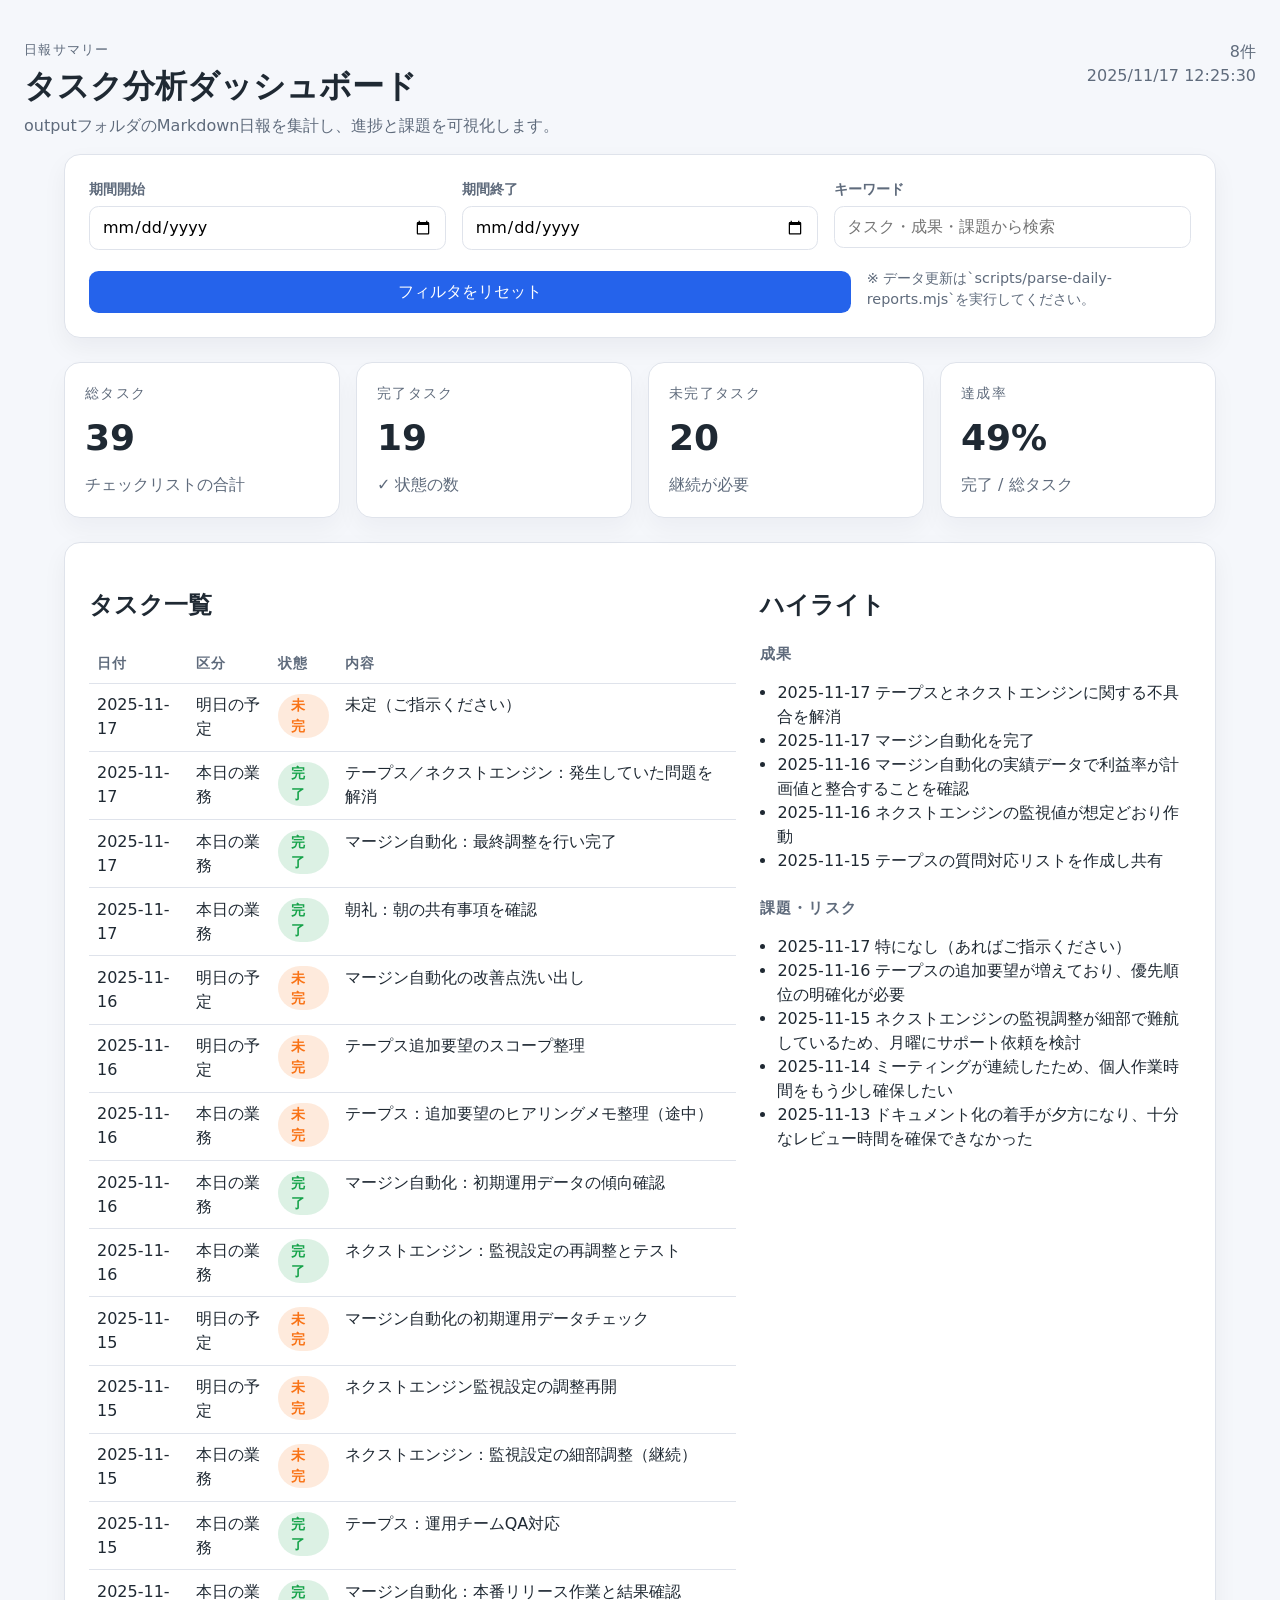
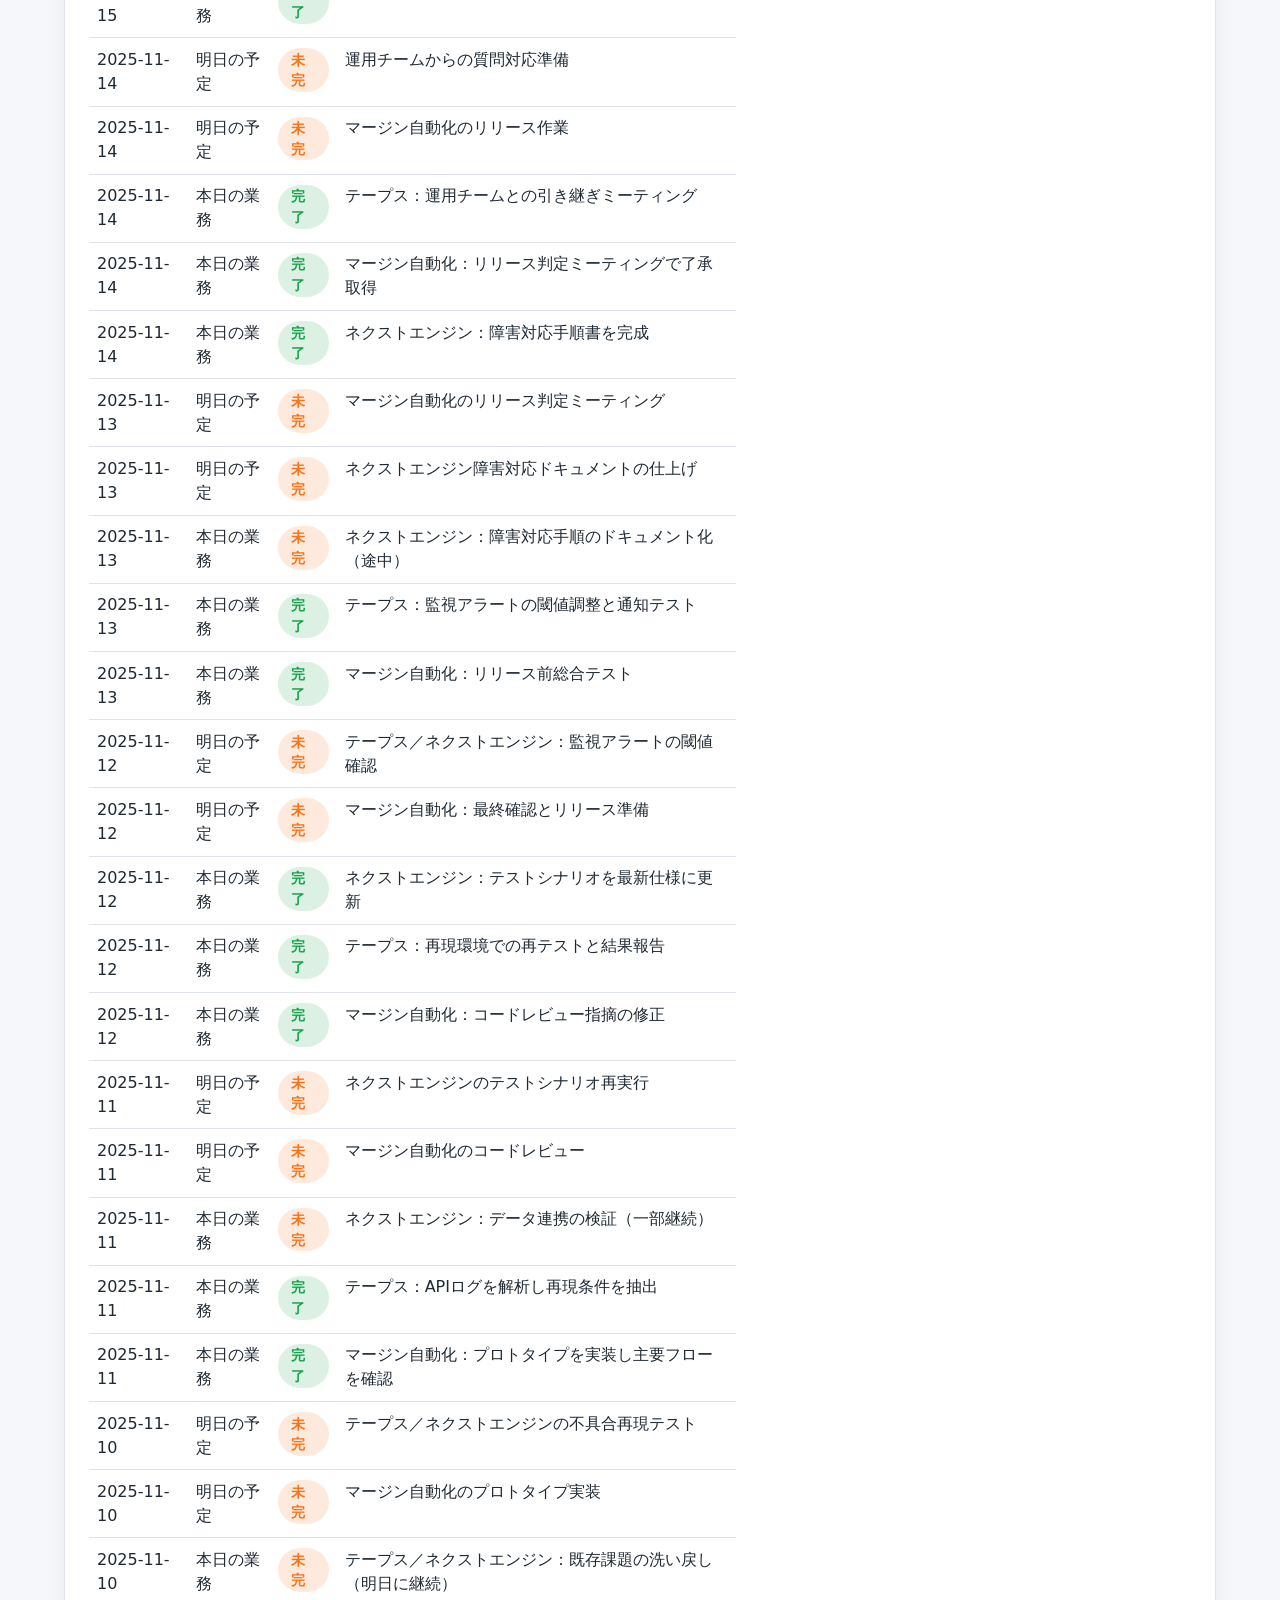
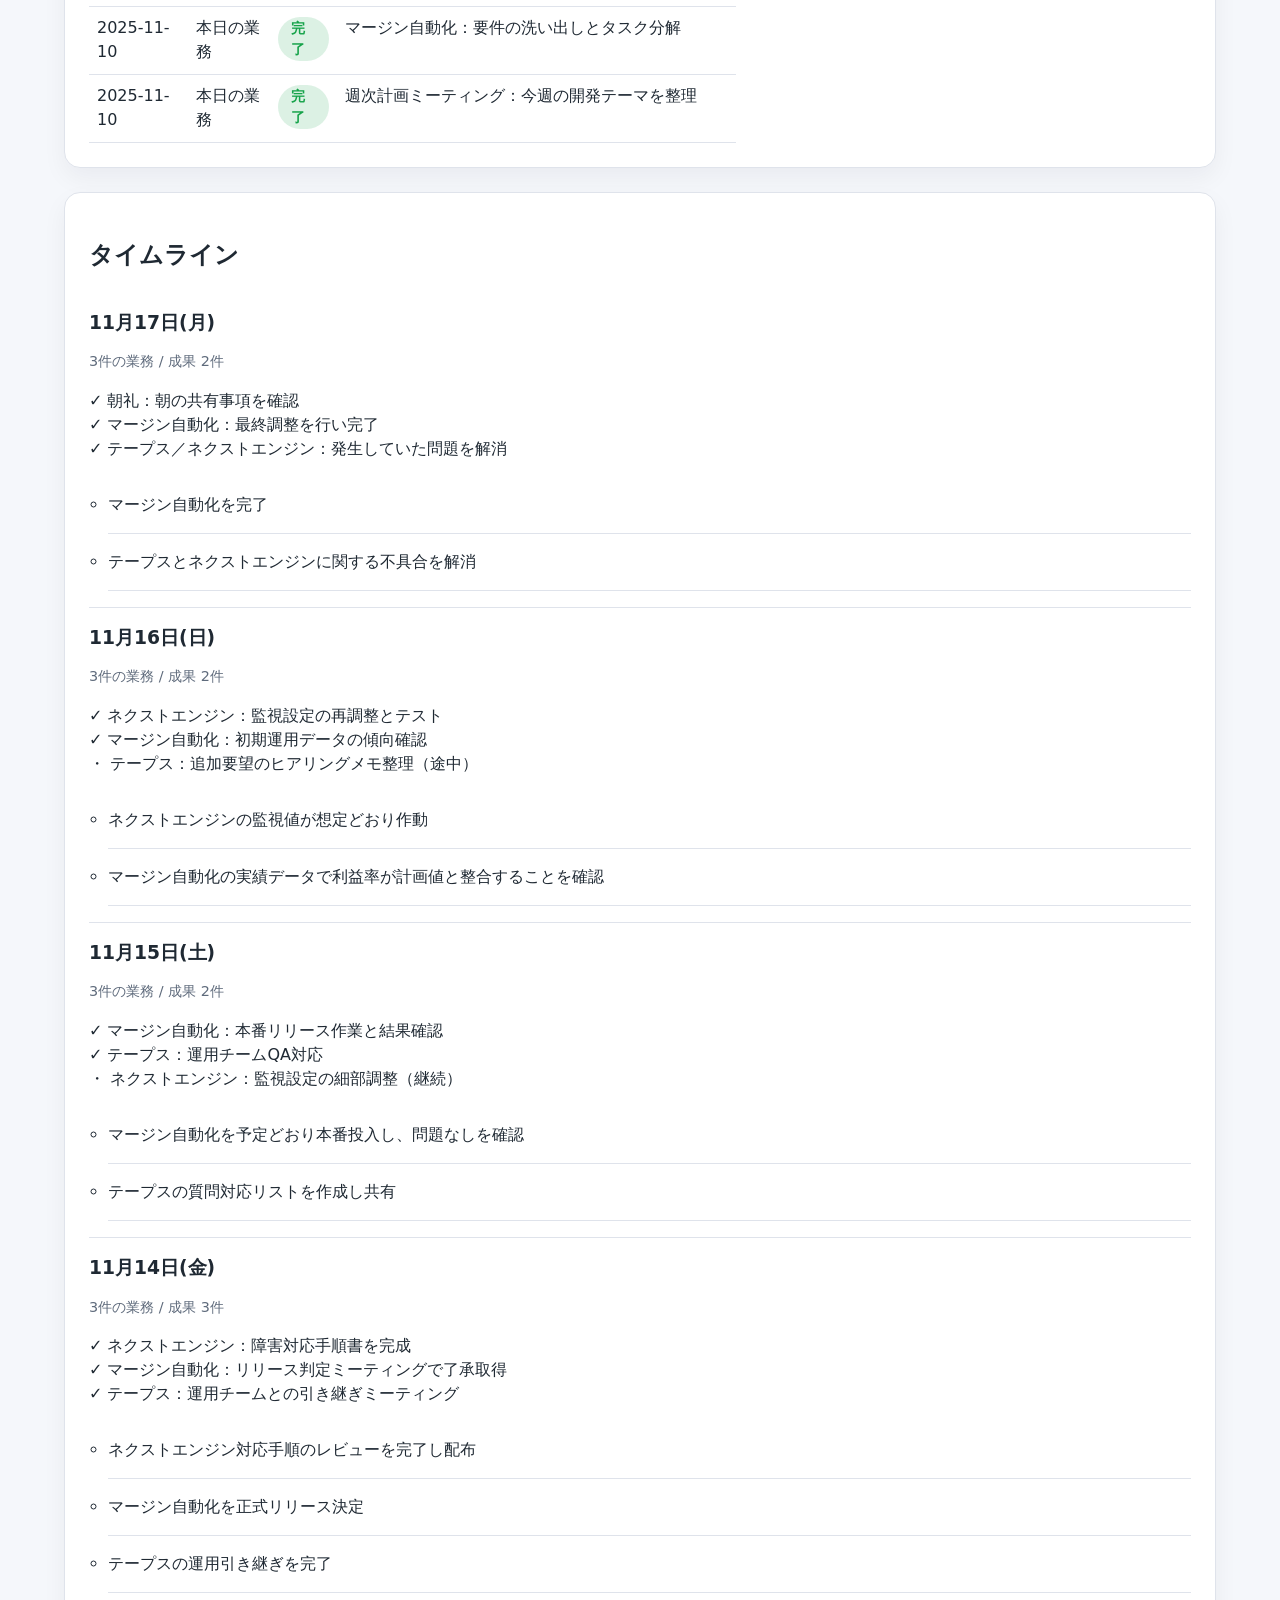
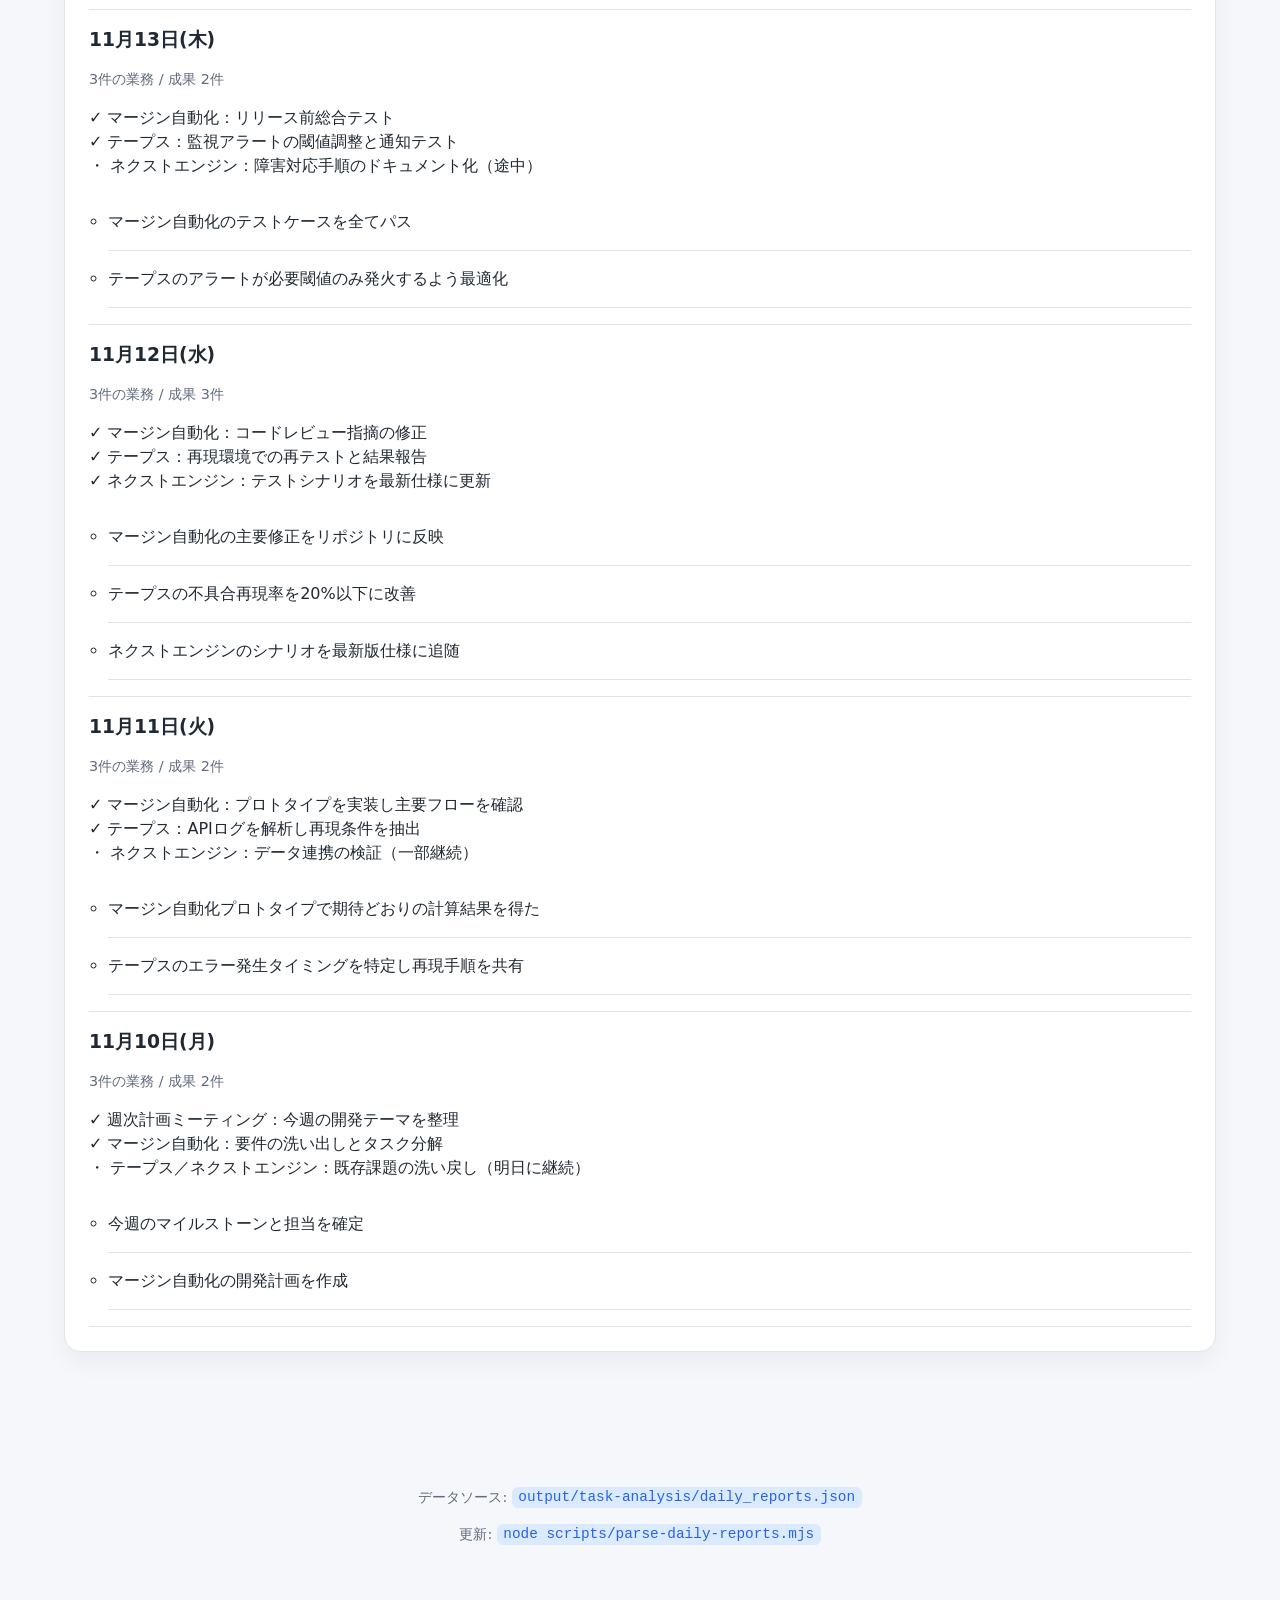
<file: output/task-analysis/index.html>
<!DOCTYPE html>
<html lang="ja">
<head>
  <meta charset="UTF-8" />
  <meta name="viewport" content="width=device-width, initial-scale=1.0" />
  <title>タスク分析ダッシュボード</title>
  <link rel="stylesheet" href="style.css" />
</head>
<body>
  <header class="page-header">
    <div>
      <p class="eyebrow">日報サマリー</p>
      <h1>タスク分析ダッシュボード</h1>
      <p class="sub">outputフォルダのMarkdown日報を集計し、進捗と課題を可視化します。</p>
    </div>
    <div class="meta">
      <span id="reportCount">0件</span>
      <span id="generatedAt">-</span>
    </div>
  </header>

  <main>
    <section class="panel filters">
      <div class="filter-group">
        <label>
          期間開始
          <input type="date" id="startDate" />
        </label>
        <label>
          期間終了
          <input type="date" id="endDate" />
        </label>
        <label>
          キーワード
          <input type="search" id="keyword" placeholder="タスク・成果・課題から検索" />
        </label>
      </div>
      <div class="filter-actions">
        <button id="resetFilters" type="button">フィルタをリセット</button>
        <p class="hint">※ データ更新は`scripts/parse-daily-reports.mjs`を実行してください。</p>
      </div>
    </section>

    <section class="stats-grid">
      <article class="stat-card">
        <p class="label">総タスク</p>
        <p class="value" id="totalTasks">-</p>
        <p class="note">チェックリストの合計</p>
      </article>
      <article class="stat-card">
        <p class="label">完了タスク</p>
        <p class="value" id="doneTasks">-</p>
        <p class="note">✓ 状態の数</p>
      </article>
      <article class="stat-card">
        <p class="label">未完了タスク</p>
        <p class="value" id="pendingTasks">-</p>
        <p class="note">継続が必要</p>
      </article>
      <article class="stat-card">
        <p class="label">達成率</p>
        <p class="value" id="completionRate">-</p>
        <p class="note">完了 / 総タスク</p>
      </article>
    </section>

    <section class="panel two-column">
      <div>
        <h2>タスク一覧</h2>
        <table id="taskTable">
          <thead>
            <tr>
              <th>日付</th>
              <th>区分</th>
              <th>状態</th>
              <th>内容</th>
            </tr>
          </thead>
          <tbody></tbody>
        </table>
      </div>
      <div>
        <h2>ハイライト</h2>
        <div class="highlight">
          <h3>成果</h3>
          <ul id="achievementList"></ul>
        </div>
        <div class="highlight">
          <h3>課題・リスク</h3>
          <ul id="issueList"></ul>
        </div>
      </div>
    </section>

    <section class="panel">
      <h2>タイムライン</h2>
      <ol id="timeline" class="timeline"></ol>
    </section>
  </main>

  <footer class="page-footer">
    <p>データソース: <code>output/task-analysis/daily_reports.json</code></p>
    <p>更新: <code>node scripts/parse-daily-reports.mjs</code></p>
  </footer>

  <script type="module" src="app.js"></script>
</body>
</html>
</file>
<file: output/task-analysis/style.css>
:root {
  color-scheme: light dark;
  font-family: "Segoe UI", "Hiragino Sans", "Yu Gothic", system-ui, -apple-system, BlinkMacSystemFont, sans-serif;
  line-height: 1.5;
  font-weight: 400;
  --bg: #f5f7fb;
  --panel-bg: #ffffff;
  --border: #dfe3eb;
  --text: #1f2933;
  --muted: #5f6b7c;
  --accent: #2563eb;
  --accent-soft: #dbeafe;
  --success: #16a34a;
  --warning: #f97316;
}

* {
  box-sizing: border-box;
}

body {
  margin: 0;
  min-height: 100vh;
  background: var(--bg);
  color: var(--text);
}

main {
  max-width: 1200px;
  margin: 0 auto;
  padding: 0 1.5rem 4rem;
}

.page-header {
  display: flex;
  justify-content: space-between;
  align-items: flex-start;
  padding: 2.5rem 1.5rem 1rem;
  gap: 1.5rem;
}

.page-header h1 {
  margin: 0.2rem 0;
}

.page-header .sub {
  margin: 0;
  color: var(--muted);
}

.page-header .eyebrow {
  text-transform: uppercase;
  letter-spacing: 0.1em;
  font-size: 0.8rem;
  color: var(--muted);
  margin: 0;
}

.page-header .meta {
  text-align: right;
  color: var(--muted);
  min-width: 160px;
}

.page-header .meta span {
  display: block;
}

.panel {
  background: var(--panel-bg);
  border: 1px solid var(--border);
  border-radius: 1rem;
  padding: 1.5rem;
  margin-bottom: 1.5rem;
  box-shadow: 0 10px 25px rgba(15, 23, 42, 0.05);
}

.filters {
  display: flex;
  flex-direction: column;
  gap: 1rem;
}

.filter-group {
  display: grid;
  grid-template-columns: repeat(auto-fit, minmax(180px, 1fr));
  gap: 1rem;
}

label {
  font-weight: 600;
  font-size: 0.9rem;
  color: var(--muted);
}

input[type="date"],
input[type="search"],
button {
  width: 100%;
  margin-top: 0.35rem;
  padding: 0.65rem 0.75rem;
  border-radius: 0.6rem;
  border: 1px solid var(--border);
  font-size: 1rem;
  font-family: inherit;
}

button {
  background: var(--accent);
  color: #fff;
  border: none;
  cursor: pointer;
  transition: filter 0.2s ease;
}

button:hover {
  filter: brightness(1.05);
}

.filter-actions {
  display: flex;
  align-items: center;
  justify-content: space-between;
  gap: 1rem;
}

.filter-actions .hint {
  margin: 0;
  font-size: 0.9rem;
  color: var(--muted);
}

.stats-grid {
  display: grid;
  grid-template-columns: repeat(auto-fit, minmax(180px, 1fr));
  gap: 1rem;
  margin-bottom: 1.5rem;
}

.stat-card {
  background: var(--panel-bg);
  border: 1px solid var(--border);
  border-radius: 1rem;
  padding: 1.25rem;
  box-shadow: 0 12px 25px rgba(15, 23, 42, 0.04);
}

.stat-card .label {
  margin: 0;
  font-size: 0.85rem;
  text-transform: uppercase;
  letter-spacing: 0.1em;
  color: var(--muted);
}

.stat-card .value {
  margin: 0.5rem 0;
  font-size: 2.25rem;
  font-weight: 700;
}

.stat-card .note {
  margin: 0;
  color: var(--muted);
}

.two-column {
  display: grid;
  grid-template-columns: 1.2fr 0.8fr;
  gap: 1.5rem;
}

#taskTable {
  width: 100%;
  border-collapse: collapse;
}

#taskTable th,
#taskTable td {
  padding: 0.6rem 0.5rem;
  border-bottom: 1px solid var(--border);
  text-align: left;
  vertical-align: top;
}

#taskTable th {
  font-size: 0.85rem;
  color: var(--muted);
  text-transform: uppercase;
  letter-spacing: 0.08em;
}

.badge {
  display: inline-flex;
  align-items: center;
  gap: 0.35rem;
  border-radius: 999px;
  padding: 0.1rem 0.8rem;
  font-size: 0.85rem;
  font-weight: 600;
}

.badge.done {
  background: rgba(22, 163, 74, 0.15);
  color: var(--success);
}

.badge.pending {
  background: rgba(249, 115, 22, 0.15);
  color: var(--warning);
}

.highlight {
  margin-bottom: 1.5rem;
}

.highlight h3 {
  margin-top: 0;
  color: var(--muted);
  font-size: 0.95rem;
  letter-spacing: 0.08em;
  text-transform: uppercase;
}

.highlight ul {
  list-style: disc;
  padding-left: 1.1rem;
  margin: 0;
  color: var(--text);
}

.timeline {
  list-style: none;
  padding: 0;
  margin: 0;
}

.timeline li {
  padding: 1rem 0;
  border-bottom: 1px solid var(--border);
}

.timeline h3 {
  margin: 0;
}

.timeline .meta {
  color: var(--muted);
  font-size: 0.9rem;
}

.timeline ul {
  margin: 0.6rem 0 0;
  padding-left: 1.2rem;
}

.page-footer {
  text-align: center;
  padding: 2rem 1rem 3rem;
  color: var(--muted);
  font-size: 0.9rem;
}

code {
  background: var(--accent-soft);
  color: var(--accent);
  padding: 0.15rem 0.4rem;
  border-radius: 0.4rem;
}

@media (max-width: 900px) {
  .page-header {
    flex-direction: column;
  }

  .two-column {
    grid-template-columns: 1fr;
  }

  .filter-actions {
    flex-direction: column;
    align-items: flex-start;
  }
}
</file>
